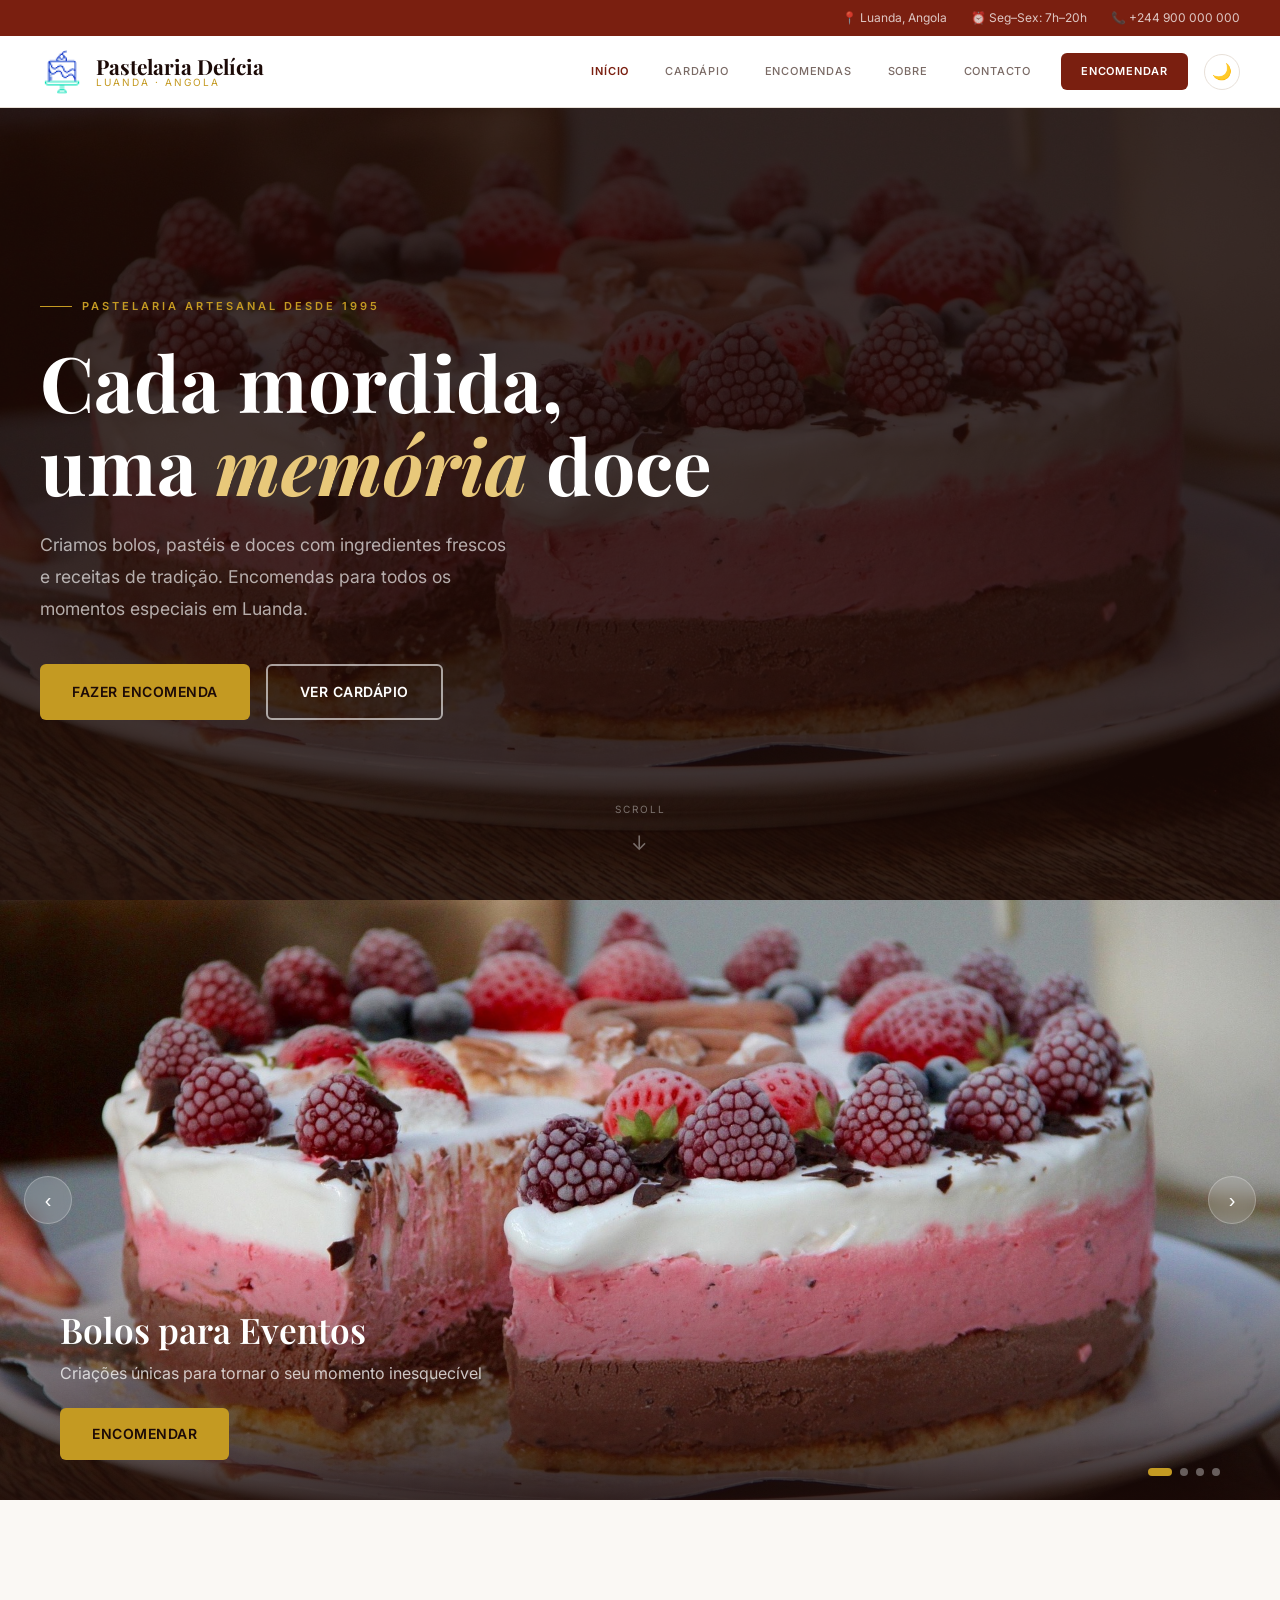
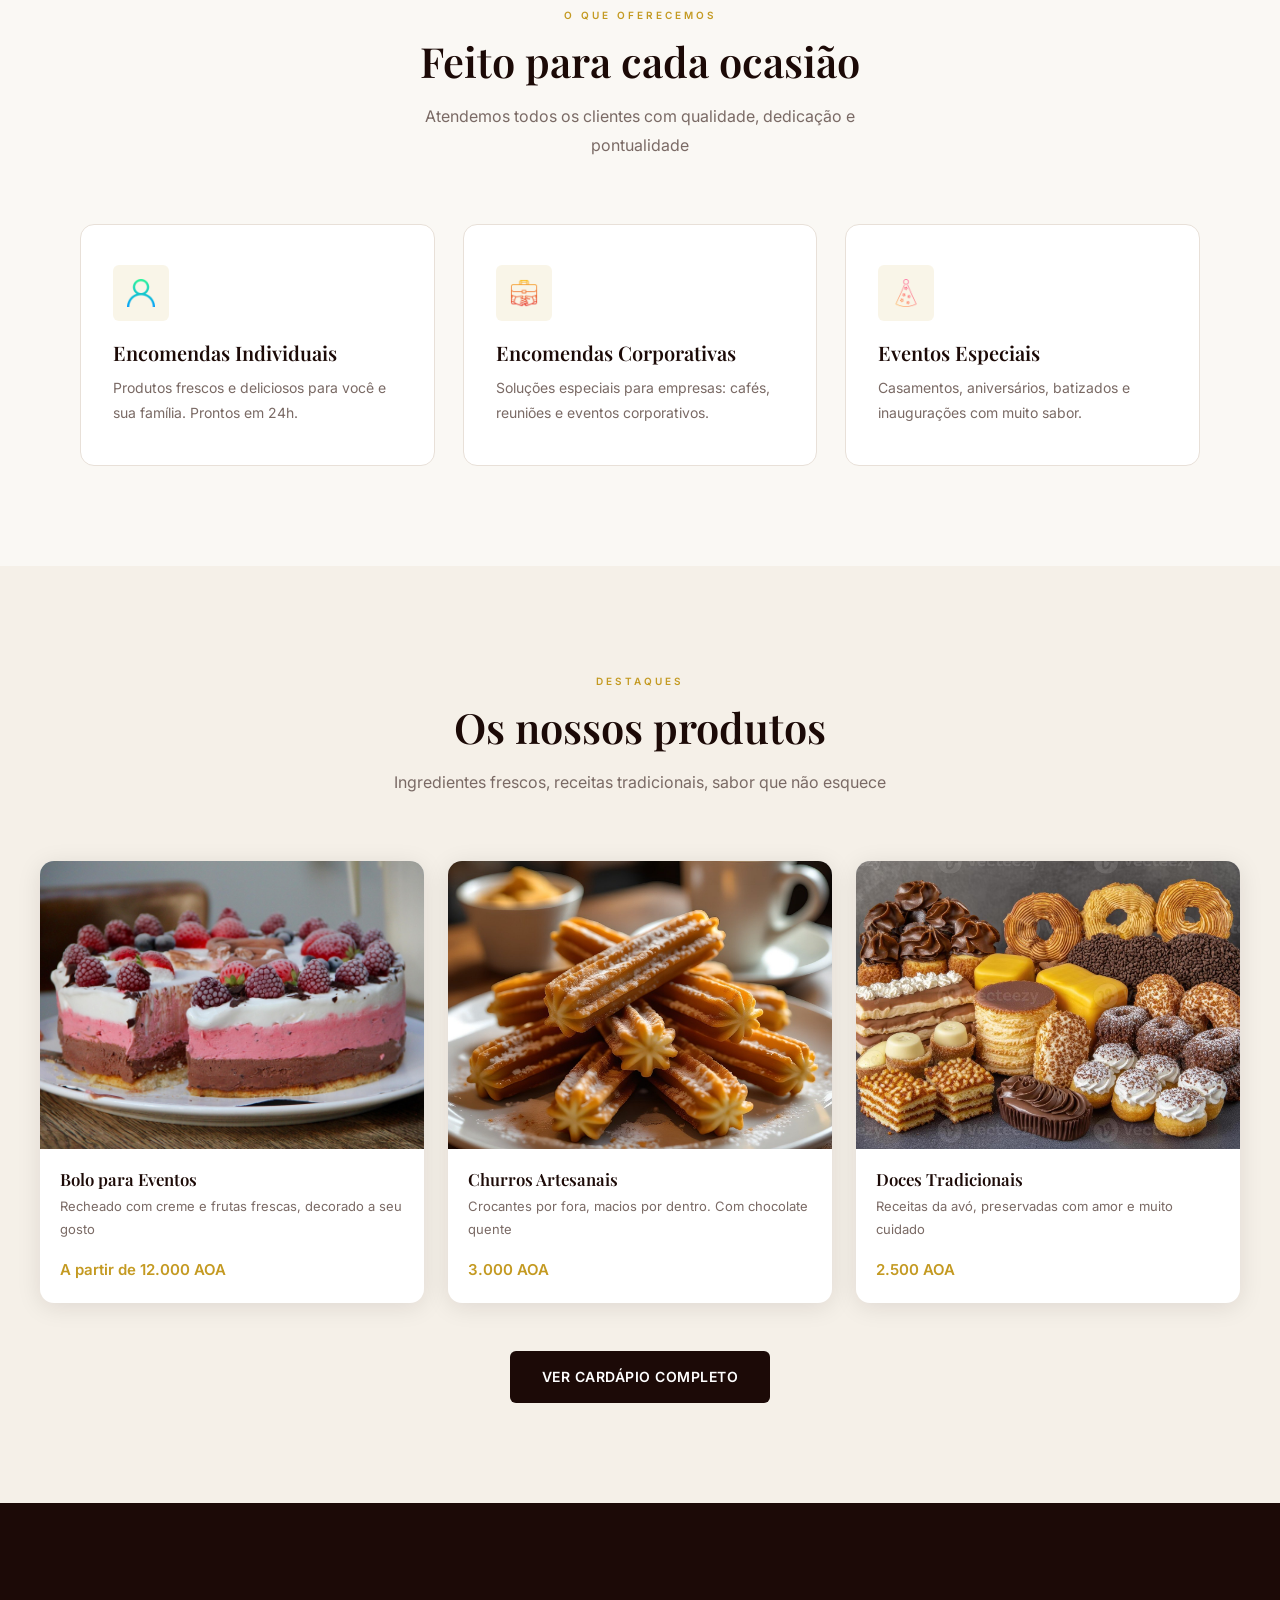
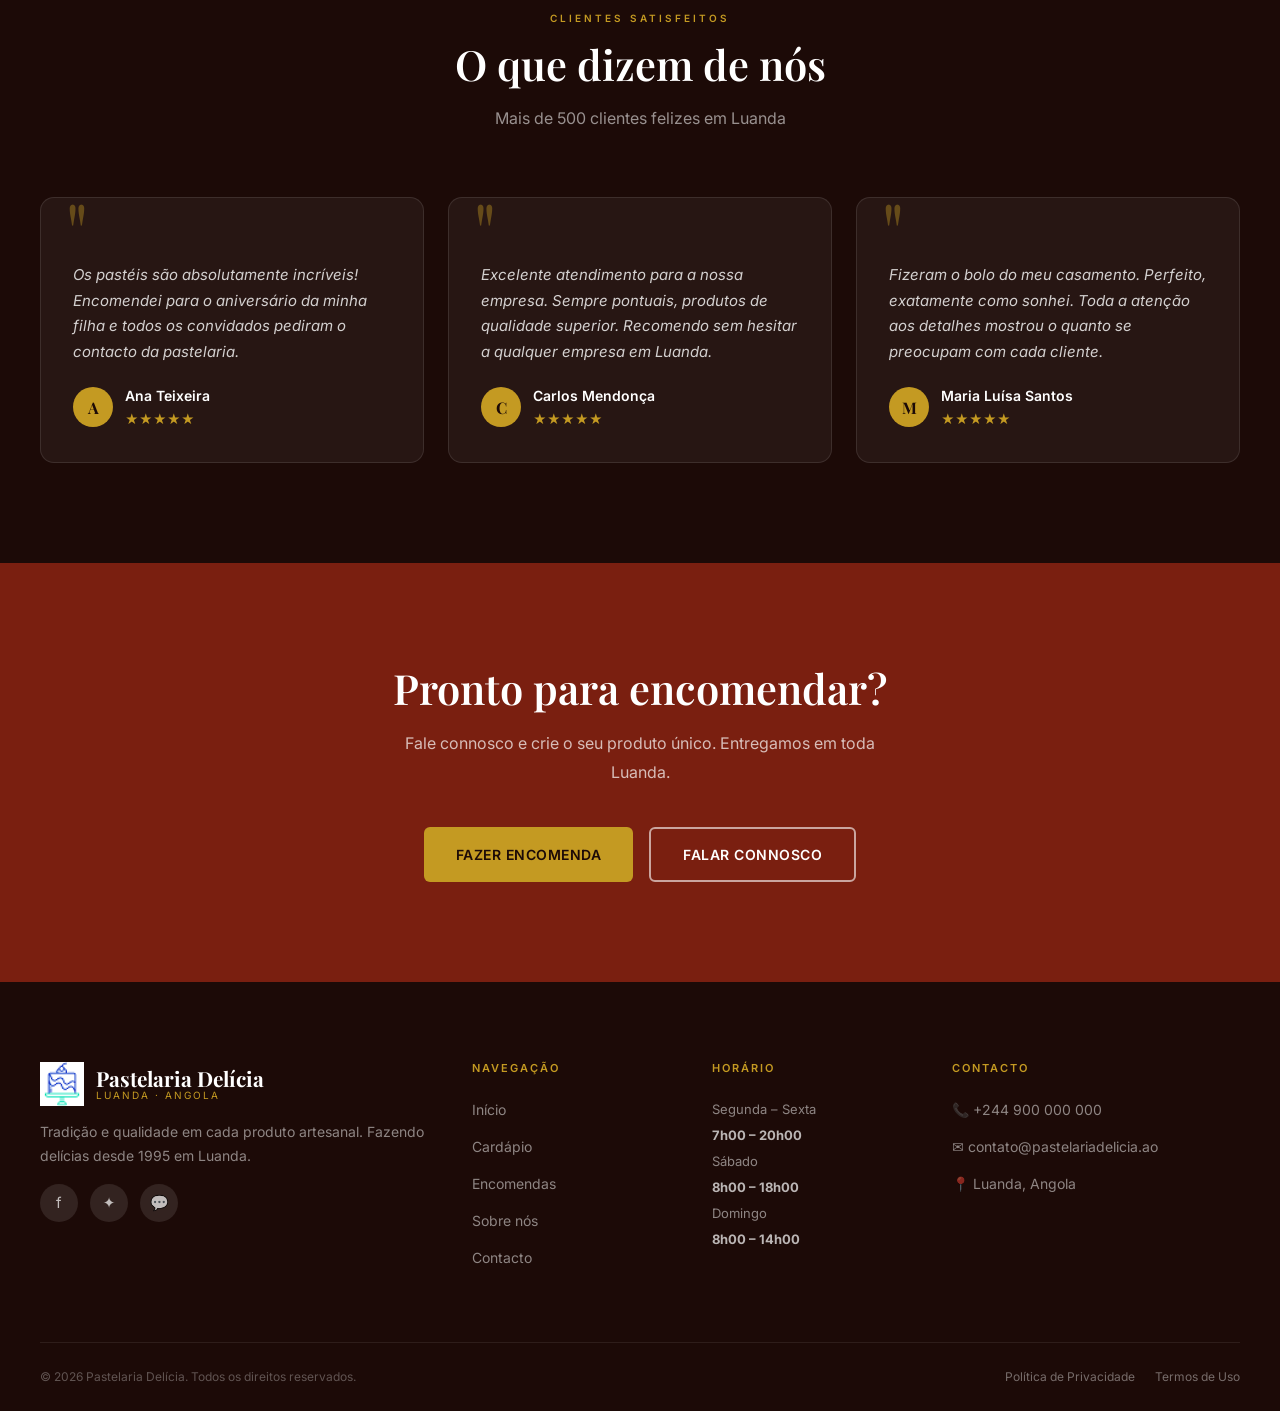
<file: index.html>
<!DOCTYPE html>
<html lang="pt">
<head>
  <meta charset="UTF-8">
  <meta name="viewport" content="width=device-width, initial-scale=1.0">
  <!-- Google tag (gtag.js) -->
<script async src="https://www.googletagmanager.com/gtag/js?id=G-WQP47EYRE0"></script>
<script>
  window.dataLayer = window.dataLayer || [];
  function gtag(){dataLayer.push(arguments);}
  gtag('js', new Date());

  gtag('config', 'G-WQP47EYRE0');
</script>
  <title>Pastelaria Delícia — Sabor e Tradição em Luanda</title>
  <meta name="description" content="Pastelaria Delícia: bolos, pastéis e doces artesanais para todas as ocasiões em Luanda. Encomendas individuais, corporativas e eventos especiais.">
  <meta name="keywords" content="pastelaria, bolos, pastéis, doces, encomendas, Luanda, Angola">
  <script async src="https://www.googletagmanager.com/gtag/js?id=G-XXXXXXXXXX"></script>
  <script src="JS/analytics.js"></script>
  <link rel="stylesheet" href="CSS/global.css">
</head>
<body>

<!-- HEADER -->
<header id="site-header">
  <div id="header-top">
    <span>📍 Luanda, Angola</span>
    <span>⏰ Seg–Sex: 7h–20h</span>
    <a href="tel:+244935320901">📞 +244 900 000 000</a>
  </div>
  <div id="header-main">
    <a href="index.html" class="logo-wrap">
      <img src="icons/bolo2.png" alt="Logo Pastelaria Delícia">
      <div class="logo-nome">Pastelaria Delícia <small>Luanda · Angola</small></div>
    </a>
    <button id="hamburger" aria-label="Abrir menu" aria-expanded="false">&#9776;</button>
    <nav id="nav-links">
      <a href="index.html" class="nav-ativo">Início</a>
      <a href="HTML/cardapio.html">Cardápio</a>
      <a href="HTML/encomendas.html">Encomendas</a>
      <a href="HTML/sobre.html">Sobre</a>
      <a href="HTML/contacto.html">Contacto</a>
      <a href="HTML/encomendas.html" class="nav-cta">Encomendar</a>
      <button id="dark-toggle" title="Modo escuro">🌙</button>
    </nav>
  </div>
</header>

<!-- HERO -->
<section class="hero">
  <div class="hero-conteudo">
    <div class="hero-eyebrow">Pastelaria Artesanal desde 1995</div>
    <h1>Cada mordida,<br>uma <em>memória</em> doce</h1>
    <p class="hero-desc">Criamos bolos, pastéis e doces com ingredientes frescos e receitas de tradição. Encomendas para todos os momentos especiais em Luanda.</p>
    <div class="hero-acoes">
      <a href="HTML/encomendas.html" class="btn btn-primary">Fazer Encomenda</a>
      <a href="HTML/cardapio.html" class="btn btn-outline">Ver Cardápio</a>
    </div>
  </div>
  <div class="hero-scroll">Scroll</div>
</section>

<!-- CARROSSEL -->
<div id="carrossel">
  <div class="slide slide-ativo">
    <img src="Midia/boloArco.jpg" alt="Bolos para Eventos">
    <div class="slide-overlay">
      <h2>Bolos para Eventos</h2>
      <p>Criações únicas para tornar o seu momento inesquecível</p>
      <a href="HTML/encomendas.html" class="btn btn-primary">Encomendar</a>
    </div>
  </div>
  <div class="slide">
    <img src="Midia/churros.png" alt="Churros Artesanais">
    <div class="slide-overlay">
      <h2>Churros Artesanais</h2>
      <p>Frescos e crocantes, feitos na hora com chocolate quente</p>
      <a href="HTML/cardapio.html" class="btn btn-primary">Ver Cardápio</a>
    </div>
  </div>
  <div class="slide">
    <img src="Midia/doces.jpeg" alt="Doces Tradicionais">
    <div class="slide-overlay">
      <h2>Doces Tradicionais</h2>
      <p>Receitas com sabor de tradição e muito carinho</p>
      <a href="HTML/cardapio.html" class="btn btn-primary">Ver Cardápio</a>
    </div>
  </div>
  <div class="slide">
    <img src="Midia/bolo.jpg" alt="Bolos Festivos">
    <div class="slide-overlay">
      <h2>Bolos Festivos</h2>
      <p>Para aniversários, casamentos e celebrações especiais</p>
      <a href="HTML/encomendas.html" class="btn btn-primary">Encomendar</a>
    </div>
  </div>
  <div class="slide-controles">
    <button id="slide-anterior" aria-label="Anterior">&#8249;</button>
    <button id="slide-proximo" aria-label="Próximo">&#8250;</button>
  </div>
  <div class="pontos">
    <span class="ponto"></span><span class="ponto"></span>
    <span class="ponto"></span><span class="ponto"></span>
  </div>
</div>

<!-- SERVIÇOS -->
<section style="padding: 100px 40px; max-width: 1200px; margin: 0 auto;">
  <div class="secao-header">
    <span class="eyebrow">O que oferecemos</span>
    <h2>Feito para cada ocasião</h2>
    <p>Atendemos todos os clientes com qualidade, dedicação e pontualidade</p>
  </div>
  <div class="grid-3">
    <div class="card-servico">
      <div class="card-servico-icone"><img src="icons/pessoa.png" alt="Individual"></div>
      <h3>Encomendas Individuais</h3>
      <p>Produtos frescos e deliciosos para você e sua família. Prontos em 24h.</p>
    </div>
    <div class="card-servico">
      <div class="card-servico-icone"><img src="icons/aperto-de-mao.png" alt="Corporativo"></div>
      <h3>Encomendas Corporativas</h3>
      <p>Soluções especiais para empresas: cafés, reuniões e eventos corporativos.</p>
    </div>
    <div class="card-servico">
      <div class="card-servico-icone"><img src="icons/capeu.png" alt="Eventos"></div>
      <h3>Eventos Especiais</h3>
      <p>Casamentos, aniversários, batizados e inaugurações com muito sabor.</p>
    </div>
  </div>
</section>

<!-- PRODUTOS EM DESTAQUE -->
<div style="background: #F5F0E8; padding: 100px 40px;">
  <div style="max-width: 1200px; margin: 0 auto;">
    <div class="secao-header">
      <span class="eyebrow">Destaques</span>
      <h2>Os nossos produtos</h2>
      <p>Ingredientes frescos, receitas tradicionais, sabor que não esquece</p>
    </div>
    <div class="grid-produtos">
      <div class="card-produto">
        <div class="card-produto-img"><img src="Midia/boloArco.jpg" alt="Bolo de Eventos"></div>
        <div class="card-produto-info">
          <h3>Bolo para Eventos</h3>
          <p>Recheado com creme e frutas frescas, decorado a seu gosto</p>
          <span class="card-produto-preco">A partir de 12.000 AOA</span>
        </div>
      </div>
      <div class="card-produto">
        <div class="card-produto-img"><img src="Midia/churros.png" alt="Churros"></div>
        <div class="card-produto-info">
          <h3>Churros Artesanais</h3>
          <p>Crocantes por fora, macios por dentro. Com chocolate quente</p>
          <span class="card-produto-preco">3.000 AOA</span>
        </div>
      </div>
      <div class="card-produto">
        <div class="card-produto-img"><img src="Midia/doces.jpeg" alt="Doces"></div>
        <div class="card-produto-info">
          <h3>Doces Tradicionais</h3>
          <p>Receitas da avó, preservadas com amor e muito cuidado</p>
          <span class="card-produto-preco">2.500 AOA</span>
        </div>
      </div>
    </div>
    <div style="text-align:center; margin-top: 48px;">
      <a href="HTML/cardapio.html" class="btn btn-dark">Ver Cardápio Completo</a>
    </div>
  </div>
</div>

<!-- TESTEMUNHOS -->
<section style="background: var(--espresso); padding: 100px 40px;">
  <div style="max-width: 1200px; margin: 0 auto;">
    <div class="secao-header">
      <span class="eyebrow" style="color: var(--ouro);">Clientes satisfeitos</span>
      <h2 style="color: white;">O que dizem de nós</h2>
      <p style="color: rgba(255,255,255,0.55);">Mais de 500 clientes felizes em Luanda</p>
    </div>
    <div class="grid-testemunhos">
      <div class="card-testemunho">
        <p>Os pastéis são absolutamente incríveis! Encomendei para o aniversário da minha filha e todos os convidados pediram o contacto da pastelaria.</p>
        <div class="card-testemunho-autor">
          <div class="card-testemunho-avatar">A</div>
          <div>
            <div class="card-testemunho-nome">Ana Teixeira</div>
            <div class="card-testemunho-stars">★★★★★</div>
          </div>
        </div>
      </div>
      <div class="card-testemunho">
        <p>Excelente atendimento para a nossa empresa. Sempre pontuais, produtos de qualidade superior. Recomendo sem hesitar a qualquer empresa em Luanda.</p>
        <div class="card-testemunho-autor">
          <div class="card-testemunho-avatar">C</div>
          <div>
            <div class="card-testemunho-nome">Carlos Mendonça</div>
            <div class="card-testemunho-stars">★★★★★</div>
          </div>
        </div>
      </div>
      <div class="card-testemunho">
        <p>Fizeram o bolo do meu casamento. Perfeito, exatamente como sonhei. Toda a atenção aos detalhes mostrou o quanto se preocupam com cada cliente.</p>
        <div class="card-testemunho-autor">
          <div class="card-testemunho-avatar">M</div>
          <div>
            <div class="card-testemunho-nome">Maria Luísa Santos</div>
            <div class="card-testemunho-stars">★★★★★</div>
          </div>
        </div>
      </div>
    </div>
  </div>
</section>

<!-- CTA BANNER -->
<div class="banner-cta">
  <h2>Pronto para encomendar?</h2>
  <p>Fale connosco e crie o seu produto único. Entregamos em toda Luanda.</p>
  <div class="banner-cta-acoes">
    <a href="HTML/encomendas.html" class="btn btn-primary">Fazer Encomenda</a>
    <a href="HTML/contacto.html" class="btn btn-outline">Falar Connosco</a>
  </div>
</div>

<!-- FOOTER -->
<footer>
  <div class="footer-grid">
    <div class="footer-logo-area">
      <div class="logo-wrap" style="pointer-events:none;">
        <img src="icons/bolo2.png" alt="Logo" style="height:44px;">
        <div class="logo-nome">Pastelaria Delícia<small>Luanda · Angola</small></div>
      </div>
      <p>Tradição e qualidade em cada produto artesanal. Fazendo delícias desde 1995 em Luanda.</p>
      <div class="redes-sociais">
        <a href="https://web.facebook.com/" target="_blank" rel="noopener" aria-label="Facebook">f</a>
        <a href="https://www.instagram.com/" target="_blank" rel="noopener" aria-label="Instagram">✦</a>
        <a href="https://wa.me/244935320901" target="_blank" rel="noopener" aria-label="WhatsApp">💬</a>
      </div>
    </div>
    <div class="footer-col">
      <h4>Navegação</h4>
      <ul>
        <li><a href="index.html">Início</a></li>
        <li><a href="HTML/cardapio.html">Cardápio</a></li>
        <li><a href="HTML/encomendas.html">Encomendas</a></li>
        <li><a href="HTML/sobre.html">Sobre nós</a></li>
        <li><a href="HTML/contacto.html">Contacto</a></li>
      </ul>
    </div>
    <div class="footer-col footer-horario">
      <h4>Horário</h4>
      <p>Segunda – Sexta<br><strong style="color:rgba(255,255,255,0.7)">7h00 – 20h00</strong></p>
      <p>Sábado<br><strong style="color:rgba(255,255,255,0.7)">8h00 – 18h00</strong></p>
      <p>Domingo<br><strong style="color:rgba(255,255,255,0.7)">8h00 – 14h00</strong></p>
    </div>
    <div class="footer-col">
      <h4>Contacto</h4>
      <ul>
        <li><a href="tel:+244935320901">📞 +244 900 000 000</a></li>
        <li><a href="mailto:contato@pastelariadelicia.ao">✉ contato@pastelariadelicia.ao</a></li>
        <li><a href="HTML/contacto.html">📍 Luanda, Angola</a></li>
      </ul>
    </div>
  </div>
  <div class="footer-bottom">
    <span>&copy; 2026 Pastelaria Delícia. Todos os direitos reservados.</span>
    <div class="footer-bottom-links">
      <a href="HTML/privacidade.html">Política de Privacidade</a>
      <a href="HTML/termos.html">Termos de Uso</a>
    </div>
  </div>
</footer>

<button id="btn-topo" aria-label="Voltar ao topo">↑</button>
<script src="JS/main.js"></script>
</body>
</html>
</file>
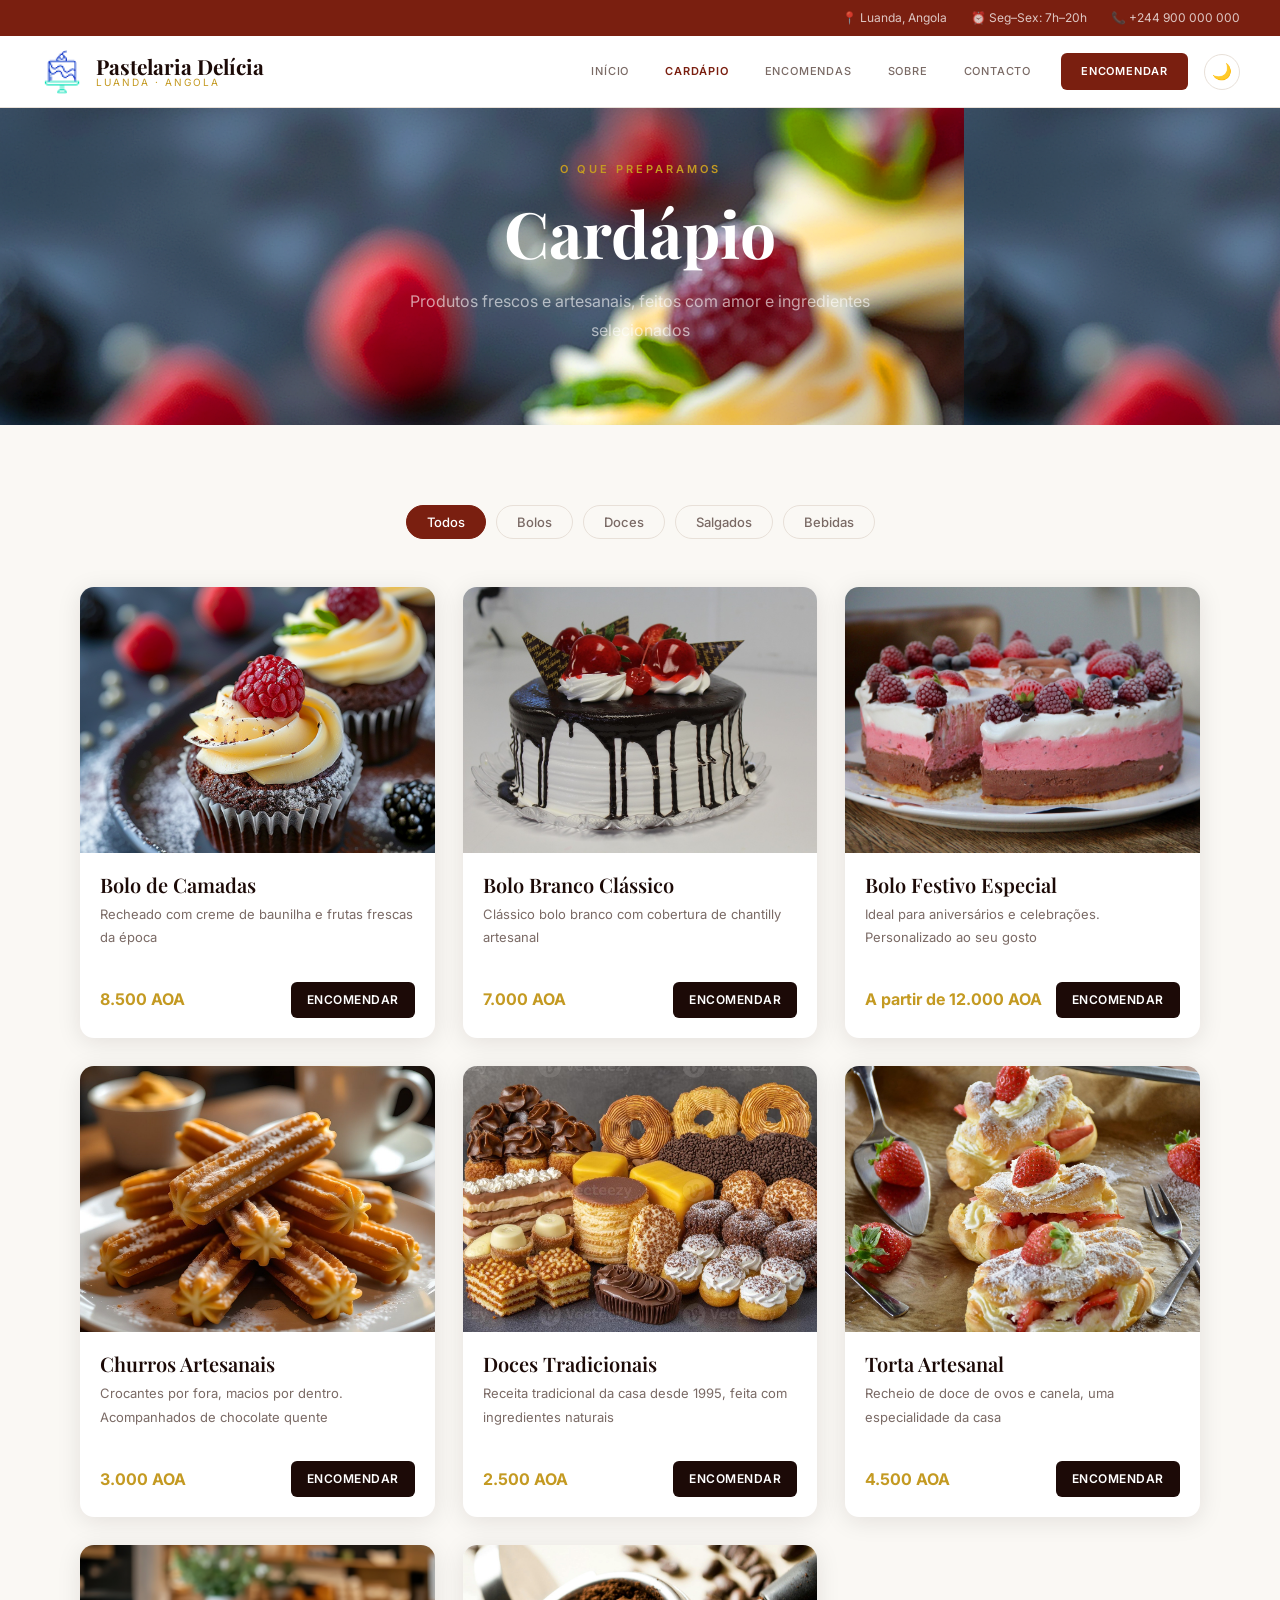
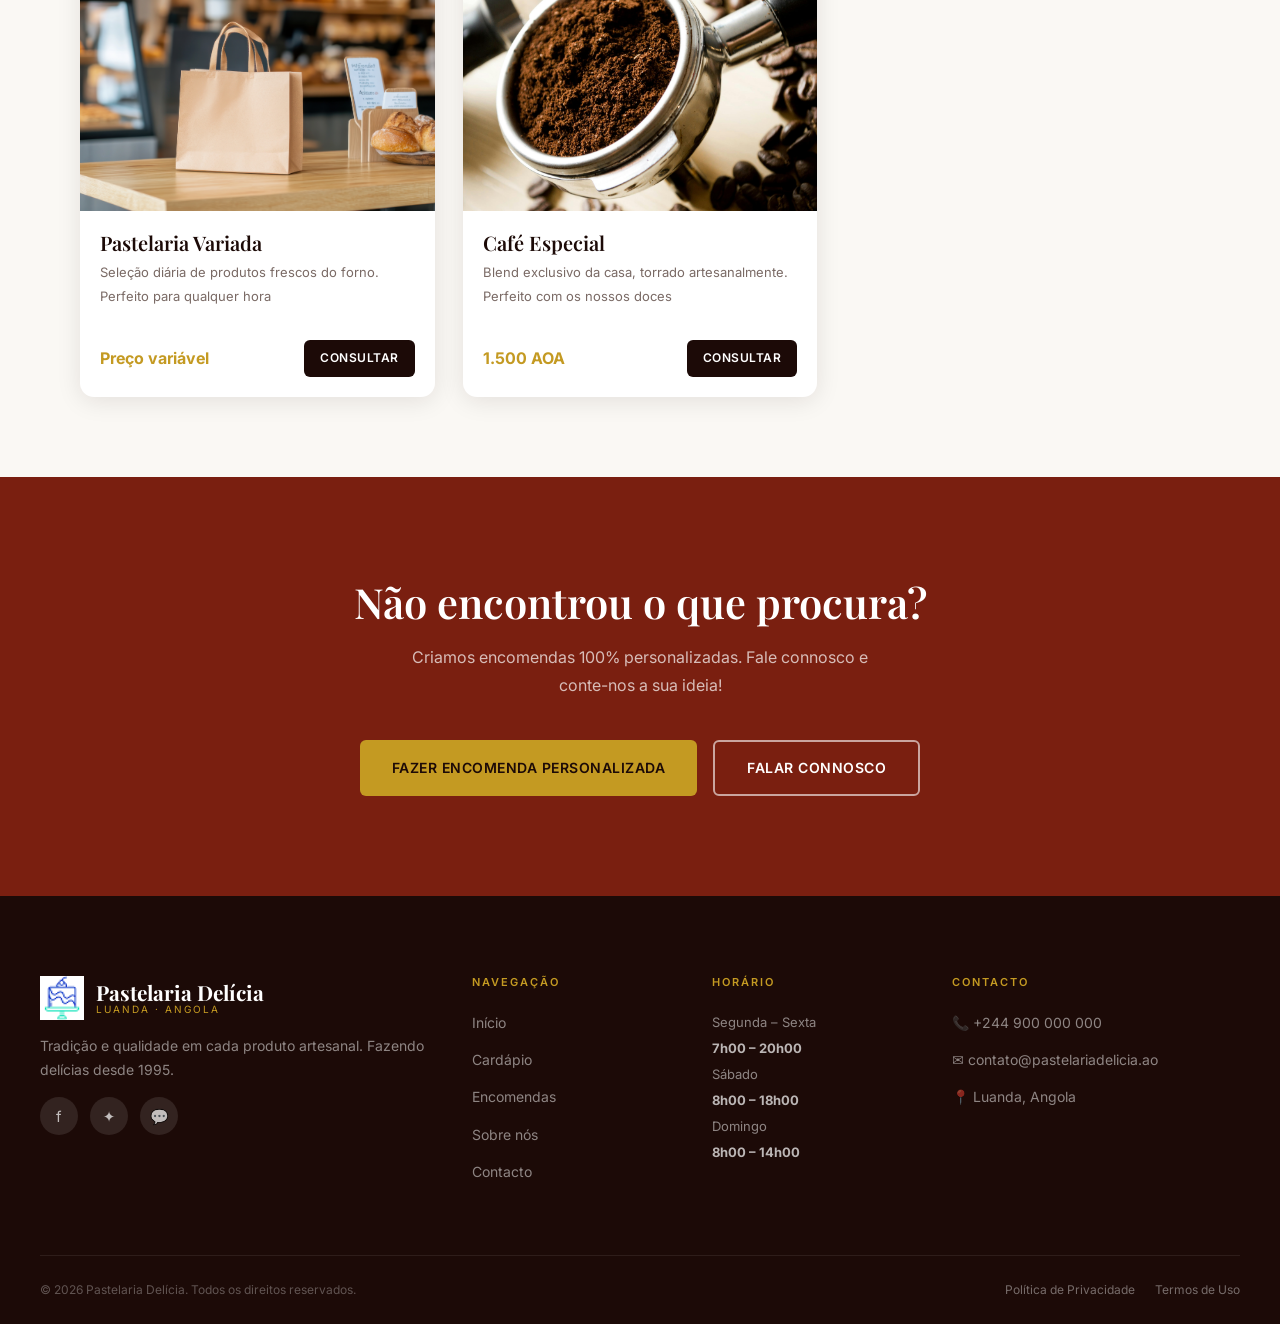
<file: HTML/cardapio.html>
<!DOCTYPE html>
<html lang="pt">
<head>
  <meta charset="UTF-8">
  <meta name="viewport" content="width=device-width, initial-scale=1.0">
  <!-- Google tag (gtag.js) -->
<script async src="https://www.googletagmanager.com/gtag/js?id=G-WQP47EYRE0"></script>
<script>
  window.dataLayer = window.dataLayer || [];
  function gtag(){dataLayer.push(arguments);}
  gtag('js', new Date());

  gtag('config', 'G-WQP47EYRE0');
</script>
  <title>Cardápio — Pastelaria Delícia</title>
  <meta name="description" content="Conheça o cardápio completo da Pastelaria Delícia: bolos, pastéis, doces e salgados artesanais em Luanda.">
  <script async src="https://www.googletagmanager.com/gtag/js?id=G-XXXXXXXXXX"></script>
  <script src="../JS/analytics.js"></script>
  <link rel="stylesheet" href="../CSS/global.css">
</head>
<body>

<header id="site-header">
  <div id="header-top">
    <span>📍 Luanda, Angola</span>
    <span>⏰ Seg–Sex: 7h–20h</span>
    <a href="tel:+244935320901">📞 +244 900 000 000</a>
  </div>
  <div id="header-main">
    <a href="../index.html" class="logo-wrap">
      <img src="../icons/bolo2.png" alt="Logo">
      <div class="logo-nome">Pastelaria Delícia <small>Luanda · Angola</small></div>
    </a>
    <button id="hamburger" aria-label="Abrir menu" aria-expanded="false">&#9776;</button>
    <nav id="nav-links">
      <a href="../index.html">Início</a>
      <a href="cardapio.html" class="nav-ativo">Cardápio</a>
      <a href="encomendas.html">Encomendas</a>
      <a href="sobre.html">Sobre</a>
      <a href="contacto.html">Contacto</a>
      <a href="encomendas.html" class="nav-cta">Encomendar</a>
      <button id="dark-toggle" title="Modo escuro">🌙</button>
    </nav>
  </div>
</header>

<!-- HERO INTERNO -->
<div class="hero-interno" style="background-image: url('../Midia/cake.png');">
  <span class="eyebrow">O que preparamos</span>
  <h1>Cardápio</h1>
  <p>Produtos frescos e artesanais, feitos com amor e ingredientes selecionados</p>
</div>

<div style="max-width: 1200px; margin: 0 auto; padding: 80px 40px;">
  <!-- Filtros -->
  <div class="filtros">
    <button class="filtro-btn ativo" data-cat="todos">Todos</button>
    <button class="filtro-btn" data-cat="bolos">Bolos</button>
    <button class="filtro-btn" data-cat="doces">Doces</button>
    <button class="filtro-btn" data-cat="salgados">Salgados</button>
    <button class="filtro-btn" data-cat="bebidas">Bebidas</button>
  </div>

  <!-- Grid Cardápio -->
  <div class="grid-cardapio" id="grid-cardapio">
    <div class="card-cardapio" data-cat="bolos">
      <img src="../Midia/cake.png" alt="Bolo de Camadas">
      <div class="card-cardapio-info">
        <h3>Bolo de Camadas</h3>
        <p>Recheado com creme de baunilha e frutas frescas da época</p>
      </div>
      <div class="card-cardapio-footer">
        <span class="preco">8.500 AOA</span>
        <a href="encomendas.html" class="btn btn-dark" style="padding: 8px 16px; font-size: 12px;">Encomendar</a>
      </div>
    </div>
    <div class="card-cardapio" data-cat="bolos">
      <img src="../Midia/boloBranco.jpg" alt="Bolo Branco">
      <div class="card-cardapio-info">
        <h3>Bolo Branco Clássico</h3>
        <p>Clássico bolo branco com cobertura de chantilly artesanal</p>
      </div>
      <div class="card-cardapio-footer">
        <span class="preco">7.000 AOA</span>
        <a href="encomendas.html" class="btn btn-dark" style="padding: 8px 16px; font-size: 12px;">Encomendar</a>
      </div>
    </div>
    <div class="card-cardapio" data-cat="bolos">
      <img src="../Midia/boloArco.jpg" alt="Bolo Festivo">
      <div class="card-cardapio-info">
        <h3>Bolo Festivo Especial</h3>
        <p>Ideal para aniversários e celebrações. Personalizado ao seu gosto</p>
      </div>
      <div class="card-cardapio-footer">
        <span class="preco">A partir de 12.000 AOA</span>
        <a href="encomendas.html" class="btn btn-dark" style="padding: 8px 16px; font-size: 12px;">Encomendar</a>
      </div>
    </div>
    <div class="card-cardapio" data-cat="doces">
      <img src="../Midia/churros.png" alt="Churros">
      <div class="card-cardapio-info">
        <h3>Churros Artesanais</h3>
        <p>Crocantes por fora, macios por dentro. Acompanhados de chocolate quente</p>
      </div>
      <div class="card-cardapio-footer">
        <span class="preco">3.000 AOA</span>
        <a href="encomendas.html" class="btn btn-dark" style="padding: 8px 16px; font-size: 12px;">Encomendar</a>
      </div>
    </div>
    <div class="card-cardapio" data-cat="doces">
      <img src="../Midia/doces.jpeg" alt="Doces Tradicionais">
      <div class="card-cardapio-info">
        <h3>Doces Tradicionais</h3>
        <p>Receita tradicional da casa desde 1995, feita com ingredientes naturais</p>
      </div>
      <div class="card-cardapio-footer">
        <span class="preco">2.500 AOA</span>
        <a href="encomendas.html" class="btn btn-dark" style="padding: 8px 16px; font-size: 12px;">Encomendar</a>
      </div>
    </div>
    <div class="card-cardapio" data-cat="doces">
      <img src="../Midia/torta.jpg" alt="Torta Artesanal">
      <div class="card-cardapio-info">
        <h3>Torta Artesanal</h3>
        <p>Recheio de doce de ovos e canela, uma especialidade da casa</p>
      </div>
      <div class="card-cardapio-footer">
        <span class="preco">4.500 AOA</span>
        <a href="encomendas.html" class="btn btn-dark" style="padding: 8px 16px; font-size: 12px;">Encomendar</a>
      </div>
    </div>
    <div class="card-cardapio" data-cat="salgados">
      <img src="../Midia/vecteezy_bakery-counter-with-brown-paper-bag-and-pastries_70068278.jpg" alt="Pastelaria Variada">
      <div class="card-cardapio-info">
        <h3>Pastelaria Variada</h3>
        <p>Seleção diária de produtos frescos do forno. Perfeito para qualquer hora</p>
      </div>
      <div class="card-cardapio-footer">
        <span class="preco">Preço variável</span>
        <a href="contacto.html" class="btn btn-dark" style="padding: 8px 16px; font-size: 12px;">Consultar</a>
      </div>
    </div>
    <div class="card-cardapio" data-cat="bebidas">
      <img src="../Midia/cafe.jpg" alt="Café Especial">
      <div class="card-cardapio-info">
        <h3>Café Especial</h3>
        <p>Blend exclusivo da casa, torrado artesanalmente. Perfeito com os nossos doces</p>
      </div>
      <div class="card-cardapio-footer">
        <span class="preco">1.500 AOA</span>
        <a href="contacto.html" class="btn btn-dark" style="padding: 8px 16px; font-size: 12px;">Consultar</a>
      </div>
    </div>
  </div>
</div>

<!-- CTA -->
<div class="banner-cta">
  <h2>Não encontrou o que procura?</h2>
  <p>Criamos encomendas 100% personalizadas. Fale connosco e conte-nos a sua ideia!</p>
  <div class="banner-cta-acoes">
    <a href="encomendas.html" class="btn btn-primary">Fazer Encomenda Personalizada</a>
    <a href="contacto.html" class="btn btn-outline">Falar Connosco</a>
  </div>
</div>

<footer>
  <div class="footer-grid">
    <div class="footer-logo-area">
      <div class="logo-wrap" style="pointer-events:none;">
        <img src="../icons/bolo2.png" alt="Logo" style="height:44px;">
        <div class="logo-nome">Pastelaria Delícia<small>Luanda · Angola</small></div>
      </div>
      <p>Tradição e qualidade em cada produto artesanal. Fazendo delícias desde 1995.</p>
      <div class="redes-sociais">
        <a href="https://web.facebook.com/" target="_blank" rel="noopener" aria-label="Facebook">f</a>
        <a href="https://www.instagram.com/" target="_blank" rel="noopener" aria-label="Instagram">✦</a>
        <a href="https://wa.me/244935320901" target="_blank" rel="noopener" aria-label="WhatsApp">💬</a>
      </div>
    </div>
    <div class="footer-col">
      <h4>Navegação</h4>
      <ul>
        <li><a href="../index.html">Início</a></li>
        <li><a href="cardapio.html">Cardápio</a></li>
        <li><a href="encomendas.html">Encomendas</a></li>
        <li><a href="sobre.html">Sobre nós</a></li>
        <li><a href="contacto.html">Contacto</a></li>
      </ul>
    </div>
    <div class="footer-col footer-horario">
      <h4>Horário</h4>
      <p>Segunda – Sexta<br><strong style="color:rgba(255,255,255,0.7)">7h00 – 20h00</strong></p>
      <p>Sábado<br><strong style="color:rgba(255,255,255,0.7)">8h00 – 18h00</strong></p>
      <p>Domingo<br><strong style="color:rgba(255,255,255,0.7)">8h00 – 14h00</strong></p>
    </div>
    <div class="footer-col">
      <h4>Contacto</h4>
      <ul>
        <li><a href="tel:+244935320901">📞 +244 900 000 000</a></li>
        <li><a href="mailto:contato@pastelariadelicia.ao">✉ contato@pastelariadelicia.ao</a></li>
        <li><a href="contacto.html">📍 Luanda, Angola</a></li>
      </ul>
    </div>
  </div>
  <div class="footer-bottom">
    <span>&copy; 2026 Pastelaria Delícia. Todos os direitos reservados.</span>
    <div class="footer-bottom-links">
      <a href="privacidade.html">Política de Privacidade</a>
      <a href="termos.html">Termos de Uso</a>
    </div>
  </div>
</footer>

<button id="btn-topo" aria-label="Voltar ao topo">↑</button>
<script src="../JS/main.js"></script>
<script src="../JS/cardapio.js"></script>
</body>
</html>
</file>
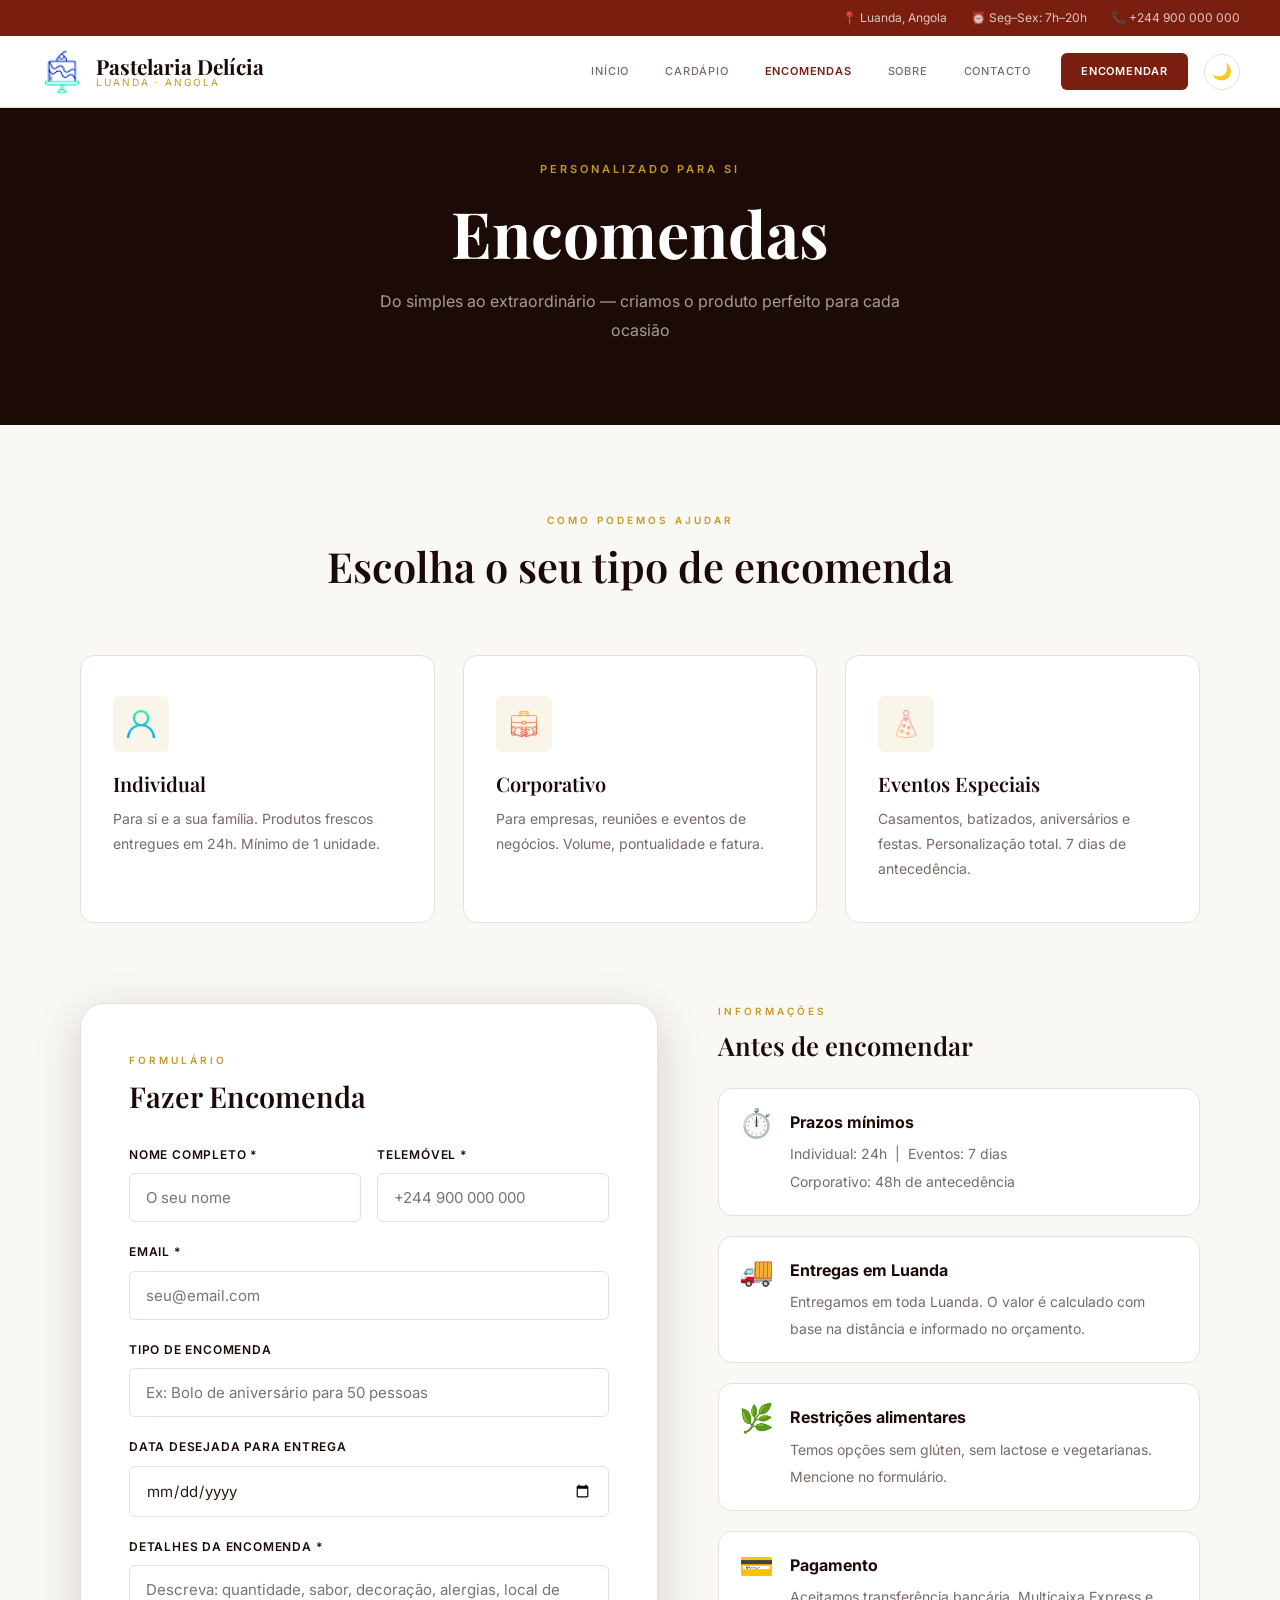
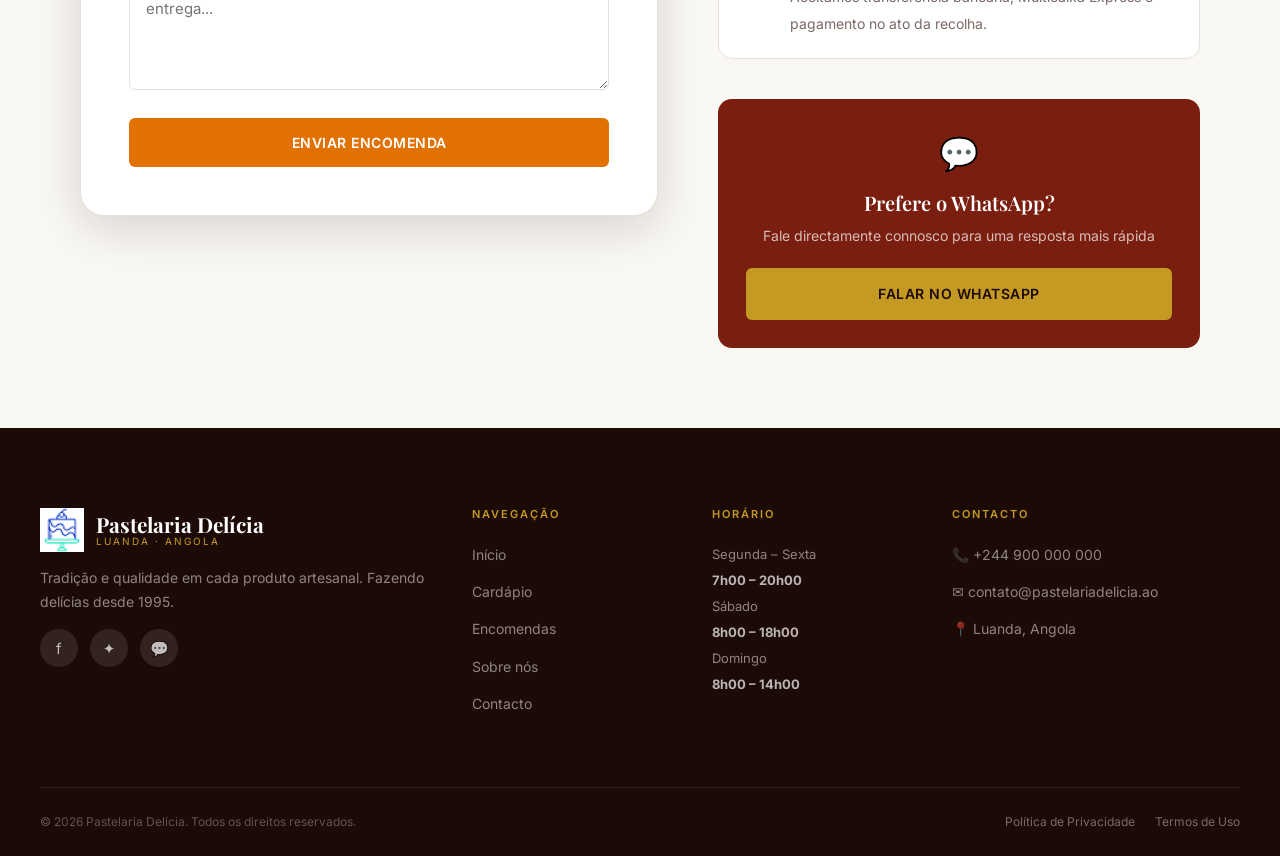
<file: HTML/encomendas.html>
<!DOCTYPE html>
<html lang="pt">
<head>
  <meta charset="UTF-8">
  <meta name="viewport" content="width=device-width, initial-scale=1.0">
  <!-- Google tag (gtag.js) -->
<script async src="https://www.googletagmanager.com/gtag/js?id=G-WQP47EYRE0"></script>
<script>
  window.dataLayer = window.dataLayer || [];
  function gtag(){dataLayer.push(arguments);}
  gtag('js', new Date());

  gtag('config', 'G-WQP47EYRE0');
</script>
  <title>Encomendas — Pastelaria Delícia</title>
  <meta name="description" content="Faça a sua encomenda na Pastelaria Delícia. Bolos, pastéis e doces personalizados para eventos, empresas e ocasiões especiais em Luanda.">
  <script async src="https://www.googletagmanager.com/gtag/js?id=G-XXXXXXXXXX"></script>
  <script src="../JS/analytics.js"></script>
  <link rel="stylesheet" href="../CSS/global.css">
  <link rel="stylesheet" href="../CSS/encomendas.css">
</head>
<body>

<header id="site-header">
  <div id="header-top">
    <span>📍 Luanda, Angola</span>
    <span>⏰ Seg–Sex: 7h–20h</span>
    <a href="tel:+244935320901">📞 +244 900 000 000</a>
  </div>
  <div id="header-main">
    <a href="../index.html" class="logo-wrap">
      <img src="../icons/bolo2.png" alt="Logo">
      <div class="logo-nome">Pastelaria Delícia <small>Luanda · Angola</small></div>
    </a>
    <button id="hamburger" aria-label="Abrir menu" aria-expanded="false">&#9776;</button>
    <nav id="nav-links">
      <a href="../index.html">Início</a>
      <a href="cardapio.html">Cardápio</a>
      <a href="encomendas.html" class="nav-ativo">Encomendas</a>
      <a href="sobre.html">Sobre</a>
      <a href="contacto.html">Contacto</a>
      <a href="encomendas.html" class="nav-cta">Encomendar</a>
      <button id="dark-toggle" title="Modo escuro">🌙</button>
    </nav>
  </div>
</header>

<!-- HERO INTERNO -->
<div class="hero-interno">
  <span class="eyebrow">Personalizado para si</span>
  <h1>Encomendas</h1>
  <p>Do simples ao extraordinário — criamos o produto perfeito para cada ocasião</p>
</div>

<div style="max-width: 1200px; margin: 0 auto; padding: 80px 40px;">

  <!-- Tipos de serviço -->
  <div class="secao-header">
    <span class="eyebrow">Como podemos ajudar</span>
    <h2>Escolha o seu tipo de encomenda</h2>
  </div>
  <div class="grid-3" style="margin-bottom: 80px;">
    <div class="card-servico">
      <div class="card-servico-icone"><img src="../icons/pessoa.png" alt="Individual"></div>
      <h3>Individual</h3>
      <p>Para si e a sua família. Produtos frescos entregues em 24h. Mínimo de 1 unidade.</p>
    </div>
    <div class="card-servico">
      <div class="card-servico-icone"><img src="../icons/aperto-de-mao.png" alt="Corporativo"></div>
      <h3>Corporativo</h3>
      <p>Para empresas, reuniões e eventos de negócios. Volume, pontualidade e fatura.</p>
    </div>
    <div class="card-servico">
      <div class="card-servico-icone"><img src="../icons/capeu.png" alt="Eventos"></div>
      <h3>Eventos Especiais</h3>
      <p>Casamentos, batizados, aniversários e festas. Personalização total. 7 dias de antecedência.</p>
    </div>
  </div>

  <!-- Formulário + Info lado a lado -->
  <div style="display: grid; grid-template-columns: 1.2fr 1fr; gap: 60px; align-items: start;">

    <!-- Formulário -->
    <div style="background: var(--superficie); border-radius: var(--raio-lg); padding: 48px; box-shadow: var(--sombra-lg); border: 1px solid var(--borda);">
      <span class="eyebrow" style="color: var(--ouro); font-size:10px; font-weight:600; letter-spacing:3px; text-transform:uppercase; display:block; margin-bottom:10px;">Formulário</span>
      <h2 style="font-size: 1.8rem; margin-bottom: 32px;">Fazer Encomenda</h2>

      <form id="form-contacto" novalidate>
        <div style="display: grid; grid-template-columns: 1fr 1fr; gap: 16px;">
          <div class="form-grupo">
            <label for="campo-nome">Nome completo *</label>
            <input type="text" id="campo-nome" placeholder="O seu nome">
            <span class="msg-erro" id="erro-nome"></span>
          </div>
          <div class="form-grupo">
            <label for="campo-tel">Telemóvel *</label>
            <input type="tel" id="campo-tel" placeholder="+244 900 000 000">
            <span class="msg-erro" id="erro-tel"></span>
          </div>
        </div>

        <div class="form-grupo">
          <label for="campo-email">Email *</label>
          <input type="email" id="campo-email" placeholder="seu@email.com">
          <span class="msg-erro" id="erro-email"></span>
        </div>

        <div class="form-grupo">
          <label for="campo-assunto">Tipo de encomenda</label>
          <input type="text" id="campo-assunto" placeholder="Ex: Bolo de aniversário para 50 pessoas">
        </div>

        <div class="form-grupo">
          <label for="campo-data">Data desejada para entrega</label>
          <input type="date" id="campo-data">
        </div>

        <div class="form-grupo">
          <label for="campo-mensagem">Detalhes da encomenda *</label>
          <textarea id="campo-mensagem" rows="5" placeholder="Descreva: quantidade, sabor, decoração, alergias, local de entrega..."></textarea>
          <span class="msg-erro" id="erro-mensagem"></span>
        </div>

        <button type="submit" class="btn btn-primary" style="width: 100%; justify-content: center; padding: 16px;">
          Enviar Encomenda
        </button>
        <div id="form-sucesso">✅ Encomenda recebida com sucesso! Entraremos em contacto em breve para confirmar os detalhes.</div>
      </form>
    </div>

    <!-- Info lateral -->
    <div>
      <span class="eyebrow" style="color: var(--ouro); font-size:10px; font-weight:600; letter-spacing:3px; text-transform:uppercase; display:block; margin-bottom:10px;">Informações</span>
      <h2 style="font-size: 1.6rem; margin-bottom: 28px;">Antes de encomendar</h2>

      <div style="display: flex; flex-direction: column; gap: 20px; margin-bottom: 40px;">
        <div style="display: flex; gap: 16px; align-items: flex-start; padding: 20px; background: var(--superficie); border-radius: var(--raio); border: 1px solid var(--borda);">
          <div style="font-size: 28px; line-height:1;">⏱️</div>
          <div>
            <strong style="display:block; color: var(--espresso); margin-bottom: 4px;">Prazos mínimos</strong>
            <span style="font-size: 14px; color: var(--muted);">Individual: 24h &nbsp;|&nbsp; Eventos: 7 dias<br>Corporativo: 48h de antecedência</span>
          </div>
        </div>
        <div style="display: flex; gap: 16px; align-items: flex-start; padding: 20px; background: var(--superficie); border-radius: var(--raio); border: 1px solid var(--borda);">
          <div style="font-size: 28px; line-height:1;">🚚</div>
          <div>
            <strong style="display:block; color: var(--espresso); margin-bottom: 4px;">Entregas em Luanda</strong>
            <span style="font-size: 14px; color: var(--muted);">Entregamos em toda Luanda. O valor é calculado com base na distância e informado no orçamento.</span>
          </div>
        </div>
        <div style="display: flex; gap: 16px; align-items: flex-start; padding: 20px; background: var(--superficie); border-radius: var(--raio); border: 1px solid var(--borda);">
          <div style="font-size: 28px; line-height:1;">🌿</div>
          <div>
            <strong style="display:block; color: var(--espresso); margin-bottom: 4px;">Restrições alimentares</strong>
            <span style="font-size: 14px; color: var(--muted);">Temos opções sem glúten, sem lactose e vegetarianas. Mencione no formulário.</span>
          </div>
        </div>
        <div style="display: flex; gap: 16px; align-items: flex-start; padding: 20px; background: var(--superficie); border-radius: var(--raio); border: 1px solid var(--borda);">
          <div style="font-size: 28px; line-height:1;">💳</div>
          <div>
            <strong style="display:block; color: var(--espresso); margin-bottom: 4px;">Pagamento</strong>
            <span style="font-size: 14px; color: var(--muted);">Aceitamos transferência bancária, Multicaixa Express e pagamento no ato da recolha.</span>
          </div>
        </div>
      </div>

      <!-- WhatsApp direto -->
      <div style="background: var(--vinho); border-radius: var(--raio); padding: 28px; text-align: center;">
        <div style="font-size: 32px; margin-bottom: 10px;">💬</div>
        <h3 style="color: white; margin-bottom: 8px;">Prefere o WhatsApp?</h3>
        <p style="color: rgba(255,255,255,0.7); font-size: 14px; margin-bottom: 20px;">Fale directamente connosco para uma resposta mais rápida</p>
        <a href="https://wa.me/244935320901?text=Olá!%20Gostaria%20de%20fazer%20uma%20encomenda." target="_blank" rel="noopener" class="btn btn-primary" style="width: 100%; justify-content: center;">
          Falar no WhatsApp
        </a>
      </div>
    </div>
  </div>
</div>

<footer>
  <div class="footer-grid">
    <div class="footer-logo-area">
      <div class="logo-wrap" style="pointer-events:none;">
        <img src="../icons/bolo2.png" alt="Logo" style="height:44px;">
        <div class="logo-nome">Pastelaria Delícia<small>Luanda · Angola</small></div>
      </div>
      <p>Tradição e qualidade em cada produto artesanal. Fazendo delícias desde 1995.</p>
      <div class="redes-sociais">
        <a href="https://web.facebook.com/" target="_blank" rel="noopener" aria-label="Facebook">f</a>
        <a href="https://www.instagram.com/" target="_blank" rel="noopener" aria-label="Instagram">✦</a>
        <a href="https://wa.me/244935320901" target="_blank" rel="noopener" aria-label="WhatsApp">💬</a>
      </div>
    </div>
    <div class="footer-col">
      <h4>Navegação</h4>
      <ul>
        <li><a href="../index.html">Início</a></li>
        <li><a href="cardapio.html">Cardápio</a></li>
        <li><a href="encomendas.html">Encomendas</a></li>
        <li><a href="sobre.html">Sobre nós</a></li>
        <li><a href="contacto.html">Contacto</a></li>
      </ul>
    </div>
    <div class="footer-col footer-horario">
      <h4>Horário</h4>
      <p>Segunda – Sexta<br><strong style="color:rgba(255,255,255,0.7)">7h00 – 20h00</strong></p>
      <p>Sábado<br><strong style="color:rgba(255,255,255,0.7)">8h00 – 18h00</strong></p>
      <p>Domingo<br><strong style="color:rgba(255,255,255,0.7)">8h00 – 14h00</strong></p>
    </div>
    <div class="footer-col">
      <h4>Contacto</h4>
      <ul>
        <li><a href="tel:+244935320901">📞 +244 900 000 000</a></li>
        <li><a href="mailto:contato@pastelariadelicia.ao">✉ contato@pastelariadelicia.ao</a></li>
        <li><a href="contacto.html">📍 Luanda, Angola</a></li>
      </ul>
    </div>
  </div>
  <div class="footer-bottom">
    <span>&copy; 2026 Pastelaria Delícia. Todos os direitos reservados.</span>
    <div class="footer-bottom-links">
      <a href="privacidade.html">Política de Privacidade</a>
      <a href="termos.html">Termos de Uso</a>
    </div>
  </div>
</footer>

<button id="btn-topo" aria-label="Voltar ao topo">↑</button>
<script src="../JS/main.js"></script>
</body>
</html>
</file>
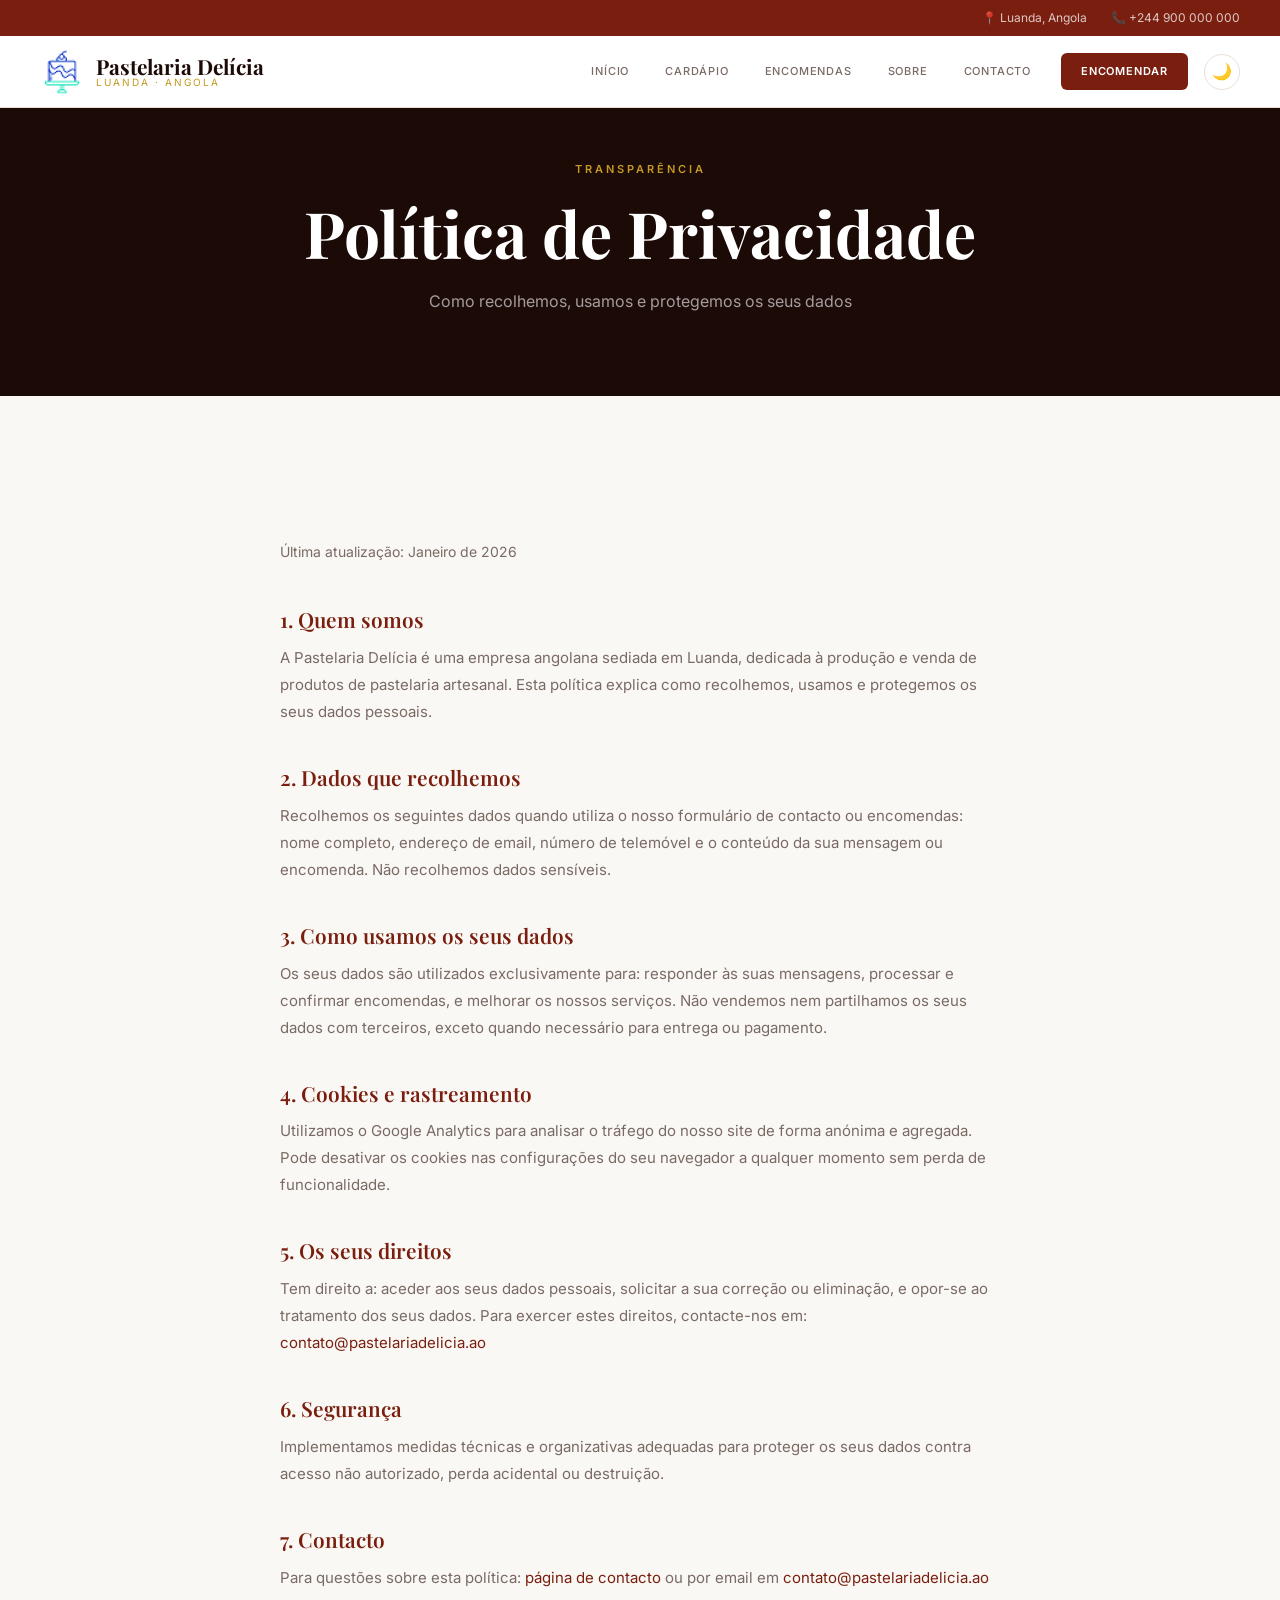
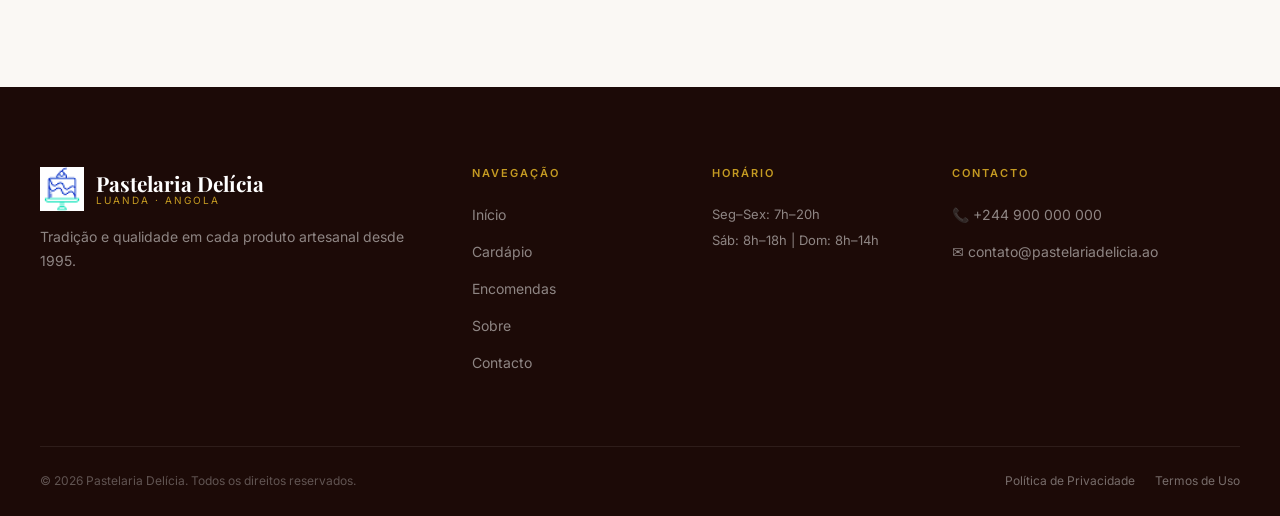
<file: HTML/privacidade.html>
<!DOCTYPE html>
<html lang="pt">
<head>
  <meta charset="UTF-8">
  <meta name="viewport" content="width=device-width, initial-scale=1.0">
  <!-- Google tag (gtag.js) -->
<script async src="https://www.googletagmanager.com/gtag/js?id=G-WQP47EYRE0"></script>
<script>
  window.dataLayer = window.dataLayer || [];
  function gtag(){dataLayer.push(arguments);}
  gtag('js', new Date());

  gtag('config', 'G-WQP47EYRE0');
</script>
  <title>Política de Privacidade — Pastelaria Delícia</title>
  <meta name="description" content="Política de Privacidade da Pastelaria Delícia. Saiba como tratamos os seus dados pessoais.">
  <link rel="stylesheet" href="../CSS/global.css">
</head>
<body>
<header id="site-header">
  <div id="header-top"><span>📍 Luanda, Angola</span><a href="tel:+244935320901">📞 +244 900 000 000</a></div>
  <div id="header-main">
    <a href="../index.html" class="logo-wrap">
      <img src="../icons/bolo2.png" alt="Logo">
      <div class="logo-nome">Pastelaria Delícia <small>Luanda · Angola</small></div>
    </a>
    <button id="hamburger" aria-label="Abrir menu" aria-expanded="false">&#9776;</button>
    <nav id="nav-links">
      <a href="../index.html">Início</a>
      <a href="cardapio.html">Cardápio</a>
      <a href="encomendas.html">Encomendas</a>
      <a href="sobre.html">Sobre</a>
      <a href="contacto.html">Contacto</a>
      <a href="encomendas.html" class="nav-cta">Encomendar</a>
      <button id="dark-toggle" title="Modo escuro">🌙</button>
    </nav>
  </div>
</header>

<div class="hero-interno">
  <span class="eyebrow">Transparência</span>
  <h1>Política de Privacidade</h1>
  <p>Como recolhemos, usamos e protegemos os seus dados</p>
</div>

<div class="pagina-legal">
  <em>Última atualização: Janeiro de 2026</em>

  <h2>1. Quem somos</h2>
  <p>A Pastelaria Delícia é uma empresa angolana sediada em Luanda, dedicada à produção e venda de produtos de pastelaria artesanal. Esta política explica como recolhemos, usamos e protegemos os seus dados pessoais.</p>

  <h2>2. Dados que recolhemos</h2>
  <p>Recolhemos os seguintes dados quando utiliza o nosso formulário de contacto ou encomendas: nome completo, endereço de email, número de telemóvel e o conteúdo da sua mensagem ou encomenda. Não recolhemos dados sensíveis.</p>

  <h2>3. Como usamos os seus dados</h2>
  <p>Os seus dados são utilizados exclusivamente para: responder às suas mensagens, processar e confirmar encomendas, e melhorar os nossos serviços. Não vendemos nem partilhamos os seus dados com terceiros, exceto quando necessário para entrega ou pagamento.</p>

  <h2>4. Cookies e rastreamento</h2>
  <p>Utilizamos o Google Analytics para analisar o tráfego do nosso site de forma anónima e agregada. Pode desativar os cookies nas configurações do seu navegador a qualquer momento sem perda de funcionalidade.</p>

  <h2>5. Os seus direitos</h2>
  <p>Tem direito a: aceder aos seus dados pessoais, solicitar a sua correção ou eliminação, e opor-se ao tratamento dos seus dados. Para exercer estes direitos, contacte-nos em: <a href="mailto:contato@pastelariadelicia.ao" style="color: var(--vinho);">contato@pastelariadelicia.ao</a></p>

  <h2>6. Segurança</h2>
  <p>Implementamos medidas técnicas e organizativas adequadas para proteger os seus dados contra acesso não autorizado, perda acidental ou destruição.</p>

  <h2>7. Contacto</h2>
  <p>Para questões sobre esta política: <a href="contacto.html" style="color: var(--vinho);">página de contacto</a> ou por email em <a href="mailto:contato@pastelariadelicia.ao" style="color: var(--vinho);">contato@pastelariadelicia.ao</a></p>
</div>

<footer>
  <div class="footer-grid">
    <div class="footer-logo-area">
      <div class="logo-wrap" style="pointer-events:none;"><img src="../icons/bolo2.png" alt="Logo" style="height:44px;"><div class="logo-nome">Pastelaria Delícia<small>Luanda · Angola</small></div></div>
      <p>Tradição e qualidade em cada produto artesanal desde 1995.</p>
    </div>
    <div class="footer-col"><h4>Navegação</h4><ul><li><a href="../index.html">Início</a></li><li><a href="cardapio.html">Cardápio</a></li><li><a href="encomendas.html">Encomendas</a></li><li><a href="sobre.html">Sobre</a></li><li><a href="contacto.html">Contacto</a></li></ul></div>
    <div class="footer-col footer-horario"><h4>Horário</h4><p>Seg–Sex: 7h–20h<br>Sáb: 8h–18h | Dom: 8h–14h</p></div>
    <div class="footer-col"><h4>Contacto</h4><ul><li><a href="tel:+244935320901">📞 +244 900 000 000</a></li><li><a href="mailto:contato@pastelariadelicia.ao">✉ contato@pastelariadelicia.ao</a></li></ul></div>
  </div>
  <div class="footer-bottom">
    <span>&copy; 2026 Pastelaria Delícia. Todos os direitos reservados.</span>
    <div class="footer-bottom-links"><a href="privacidade.html">Política de Privacidade</a><a href="termos.html">Termos de Uso</a></div>
  </div>
</footer>
<button id="btn-topo" aria-label="Voltar ao topo">↑</button>
<script src="../JS/main.js"></script>
</body>
</html>
</file>
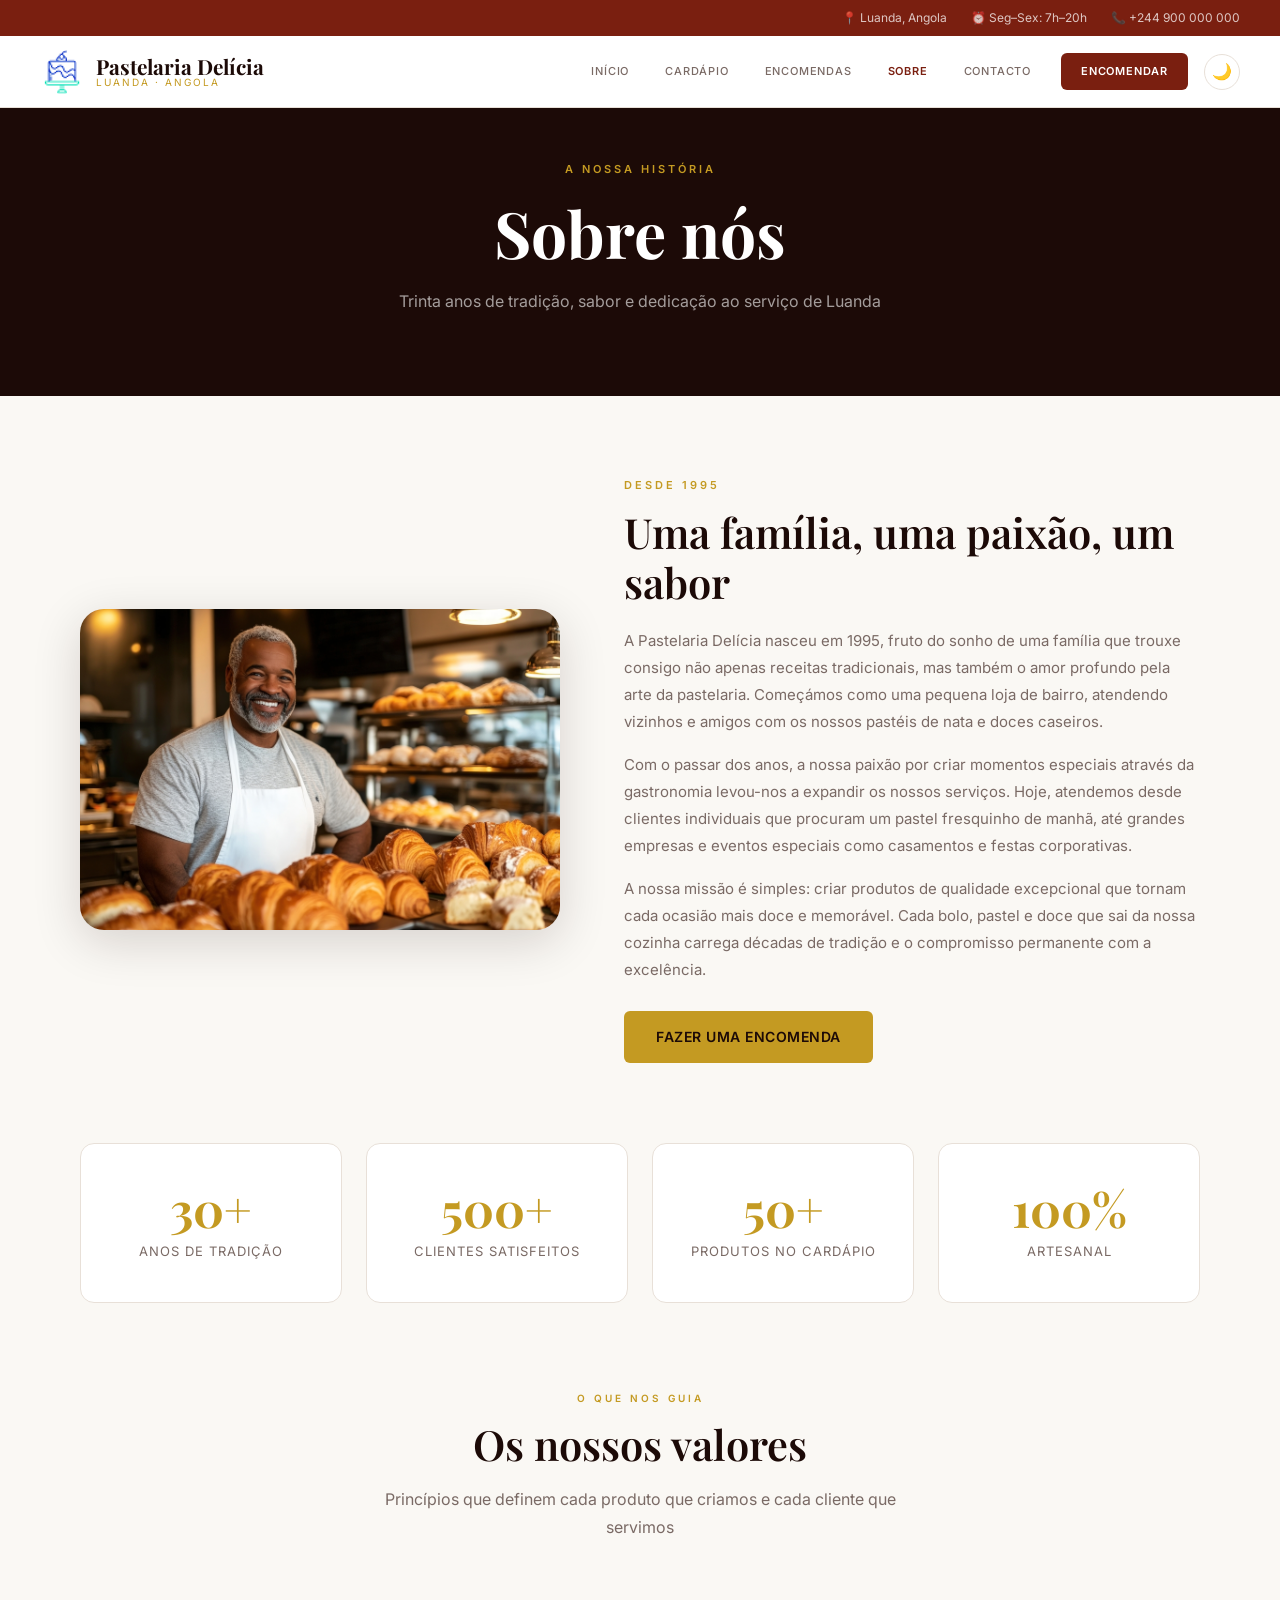
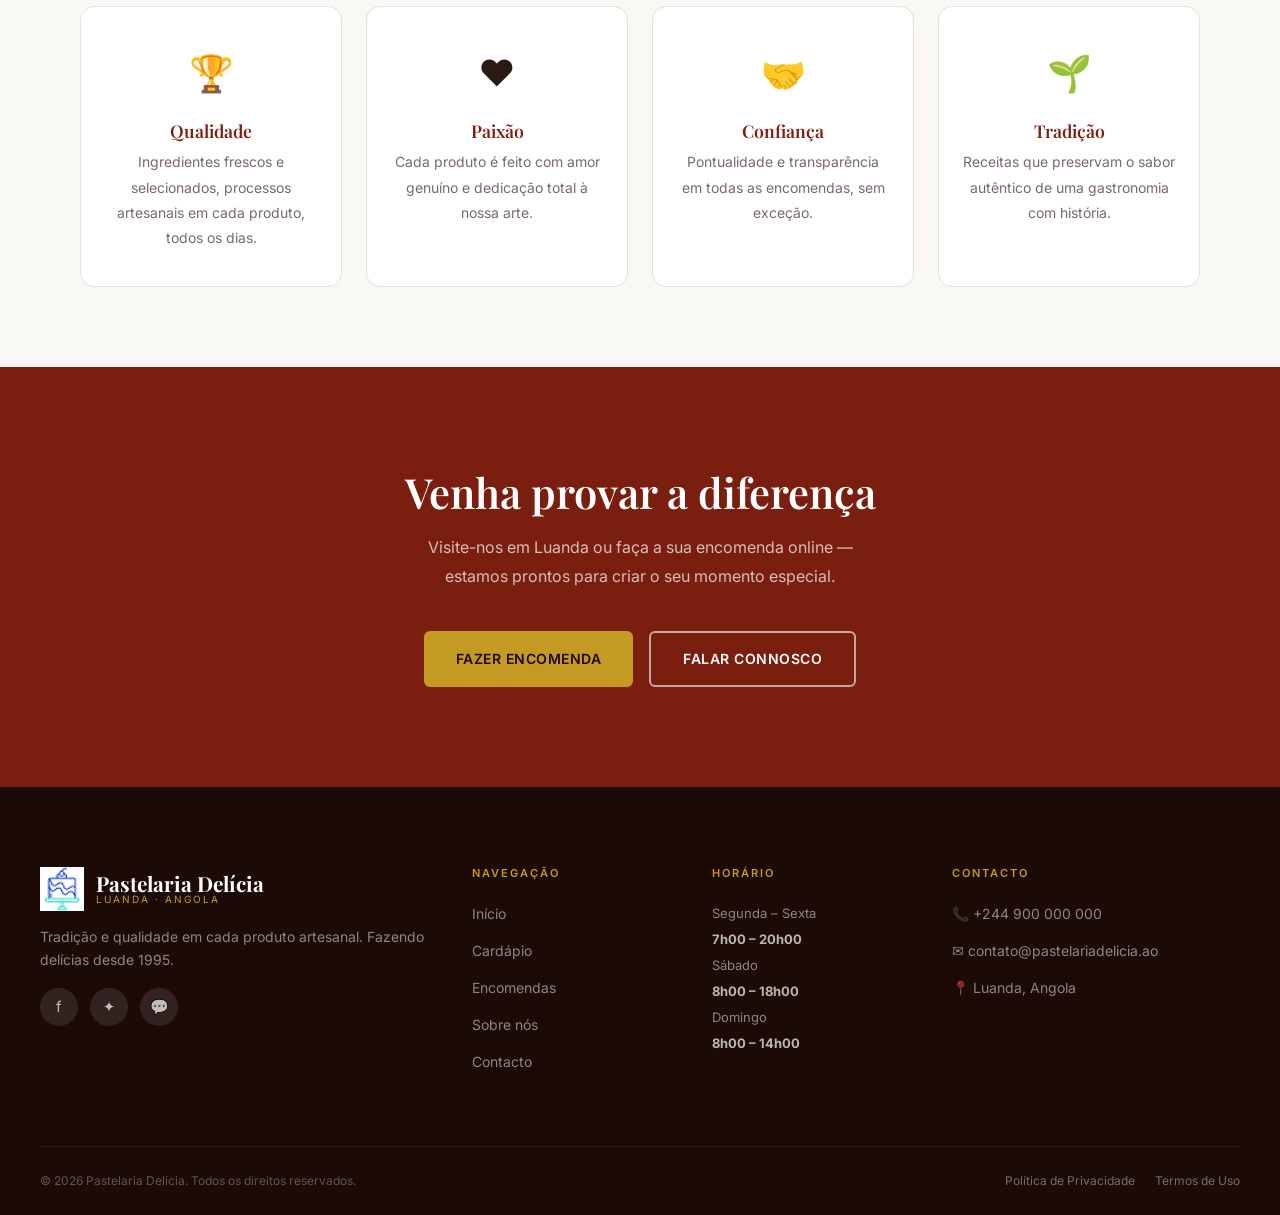
<file: HTML/sobre.html>
<!DOCTYPE html>
<html lang="pt">
<head>
  <meta charset="UTF-8">
  <meta name="viewport" content="width=device-width, initial-scale=1.0">
  <!-- Google tag (gtag.js) -->
<script async src="https://www.googletagmanager.com/gtag/js?id=G-WQP47EYRE0"></script>
<script>
  window.dataLayer = window.dataLayer || [];
  function gtag(){dataLayer.push(arguments);}
  gtag('js', new Date());

  gtag('config', 'G-WQP47EYRE0');
</script>
  <title>Sobre Nós — Pastelaria Delícia</title>
  <meta name="description" content="Conheça a história da Pastelaria Delícia, fundada em 1995 em Luanda. Tradição, qualidade e paixão pela arte da pastelaria angolana.">
  <script async src="https://www.googletagmanager.com/gtag/js?id=G-XXXXXXXXXX"></script>
  <script src="../JS/analytics.js"></script>
  <link rel="stylesheet" href="../CSS/global.css">
  <link rel="stylesheet" href="../CSS/sobre.css">
</head>
<body>

<header id="site-header">
  <div id="header-top">
    <span>📍 Luanda, Angola</span>
    <span>⏰ Seg–Sex: 7h–20h</span>
    <a href="tel:+244935320901">📞 +244 900 000 000</a>
  </div>
  <div id="header-main">
    <a href="../index.html" class="logo-wrap">
      <img src="../icons/bolo2.png" alt="Logo">
      <div class="logo-nome">Pastelaria Delícia <small>Luanda · Angola</small></div>
    </a>
    <button id="hamburger" aria-label="Abrir menu" aria-expanded="false">&#9776;</button>
    <nav id="nav-links">
      <a href="../index.html">Início</a>
      <a href="cardapio.html">Cardápio</a>
      <a href="encomendas.html">Encomendas</a>
      <a href="sobre.html" class="nav-ativo">Sobre</a>
      <a href="contacto.html">Contacto</a>
      <a href="encomendas.html" class="nav-cta">Encomendar</a>
      <button id="dark-toggle" title="Modo escuro">🌙</button>
    </nav>
  </div>
</header>

<!-- HERO INTERNO -->
<div class="hero-interno">
  <span class="eyebrow">A nossa história</span>
  <h1>Sobre nós</h1>
  <p>Trinta anos de tradição, sabor e dedicação ao serviço de Luanda</p>
</div>

<!-- HISTÓRIA -->
<div style="max-width: 1200px; margin: 0 auto; padding: 80px 40px;">
  <div class="sobre-intro">
    <img src="../Midia/senhor_Easy-Resize.com.jpg" alt="Fundador da Pastelaria Delícia">
    <div class="sobre-texto">
      <span class="eyebrow">Desde 1995</span>
      <h2>Uma família, uma paixão, um sabor</h2>
      <p>A Pastelaria Delícia nasceu em 1995, fruto do sonho de uma família que trouxe consigo não apenas receitas tradicionais, mas também o amor profundo pela arte da pastelaria. Começámos como uma pequena loja de bairro, atendendo vizinhos e amigos com os nossos pastéis de nata e doces caseiros.</p>
      <p>Com o passar dos anos, a nossa paixão por criar momentos especiais através da gastronomia levou-nos a expandir os nossos serviços. Hoje, atendemos desde clientes individuais que procuram um pastel fresquinho de manhã, até grandes empresas e eventos especiais como casamentos e festas corporativas.</p>
      <p>A nossa missão é simples: criar produtos de qualidade excepcional que tornam cada ocasião mais doce e memorável. Cada bolo, pastel e doce que sai da nossa cozinha carrega décadas de tradição e o compromisso permanente com a excelência.</p>
      <a href="encomendas.html" class="btn btn-primary" style="margin-top: 12px;">Fazer uma Encomenda</a>
    </div>
  </div>

  <!-- Números -->
  <div style="display: grid; grid-template-columns: repeat(4, 1fr); gap: 24px; margin: 80px 0; text-align: center;">
    <div style="padding: 40px 20px; background: var(--superficie); border-radius: var(--raio); border: 1px solid var(--borda);">
      <div style="font-family: var(--fonte-display); font-size: 3rem; font-weight: 700; color: var(--ouro); line-height: 1;">30+</div>
      <div style="font-size: 13px; color: var(--muted); margin-top: 8px; text-transform: uppercase; letter-spacing: 1px;">Anos de tradição</div>
    </div>
    <div style="padding: 40px 20px; background: var(--superficie); border-radius: var(--raio); border: 1px solid var(--borda);">
      <div style="font-family: var(--fonte-display); font-size: 3rem; font-weight: 700; color: var(--ouro); line-height: 1;">500+</div>
      <div style="font-size: 13px; color: var(--muted); margin-top: 8px; text-transform: uppercase; letter-spacing: 1px;">Clientes satisfeitos</div>
    </div>
    <div style="padding: 40px 20px; background: var(--superficie); border-radius: var(--raio); border: 1px solid var(--borda);">
      <div style="font-family: var(--fonte-display); font-size: 3rem; font-weight: 700; color: var(--ouro); line-height: 1;">50+</div>
      <div style="font-size: 13px; color: var(--muted); margin-top: 8px; text-transform: uppercase; letter-spacing: 1px;">Produtos no cardápio</div>
    </div>
    <div style="padding: 40px 20px; background: var(--superficie); border-radius: var(--raio); border: 1px solid var(--borda);">
      <div style="font-family: var(--fonte-display); font-size: 3rem; font-weight: 700; color: var(--ouro); line-height: 1;">100%</div>
      <div style="font-size: 13px; color: var(--muted); margin-top: 8px; text-transform: uppercase; letter-spacing: 1px;">Artesanal</div>
    </div>
  </div>

  <!-- Valores -->
  <div class="secao-header">
    <span class="eyebrow">O que nos guia</span>
    <h2>Os nossos valores</h2>
    <p>Princípios que definem cada produto que criamos e cada cliente que servimos</p>
  </div>
  <div class="grid-valores">
    <div class="card-valor">
      <div class="card-valor-emoji">🏆</div>
      <h3>Qualidade</h3>
      <p>Ingredientes frescos e selecionados, processos artesanais em cada produto, todos os dias.</p>
    </div>
    <div class="card-valor">
      <div class="card-valor-emoji">❤️</div>
      <h3>Paixão</h3>
      <p>Cada produto é feito com amor genuíno e dedicação total à nossa arte.</p>
    </div>
    <div class="card-valor">
      <div class="card-valor-emoji">🤝</div>
      <h3>Confiança</h3>
      <p>Pontualidade e transparência em todas as encomendas, sem exceção.</p>
    </div>
    <div class="card-valor">
      <div class="card-valor-emoji">🌱</div>
      <h3>Tradição</h3>
      <p>Receitas que preservam o sabor autêntico de uma gastronomia com história.</p>
    </div>
  </div>
</div>

<!-- CTA ESCURO -->
<div class="banner-cta">
  <h2>Venha provar a diferença</h2>
  <p>Visite-nos em Luanda ou faça a sua encomenda online — estamos prontos para criar o seu momento especial.</p>
  <div class="banner-cta-acoes">
    <a href="encomendas.html" class="btn btn-primary">Fazer Encomenda</a>
    <a href="contacto.html" class="btn btn-outline">Falar Connosco</a>
  </div>
</div>

<footer>
  <div class="footer-grid">
    <div class="footer-logo-area">
      <div class="logo-wrap" style="pointer-events:none;">
        <img src="../icons/bolo2.png" alt="Logo" style="height:44px;">
        <div class="logo-nome">Pastelaria Delícia<small>Luanda · Angola</small></div>
      </div>
      <p>Tradição e qualidade em cada produto artesanal. Fazendo delícias desde 1995.</p>
      <div class="redes-sociais">
        <a href="https://web.facebook.com/" target="_blank" rel="noopener" aria-label="Facebook">f</a>
        <a href="https://www.instagram.com/" target="_blank" rel="noopener" aria-label="Instagram">✦</a>
        <a href="https://wa.me/244935320901" target="_blank" rel="noopener" aria-label="WhatsApp">💬</a>
      </div>
    </div>
    <div class="footer-col">
      <h4>Navegação</h4>
      <ul>
        <li><a href="../index.html">Início</a></li>
        <li><a href="cardapio.html">Cardápio</a></li>
        <li><a href="encomendas.html">Encomendas</a></li>
        <li><a href="sobre.html">Sobre nós</a></li>
        <li><a href="contacto.html">Contacto</a></li>
      </ul>
    </div>
    <div class="footer-col footer-horario">
      <h4>Horário</h4>
      <p>Segunda – Sexta<br><strong style="color:rgba(255,255,255,0.7)">7h00 – 20h00</strong></p>
      <p>Sábado<br><strong style="color:rgba(255,255,255,0.7)">8h00 – 18h00</strong></p>
      <p>Domingo<br><strong style="color:rgba(255,255,255,0.7)">8h00 – 14h00</strong></p>
    </div>
    <div class="footer-col">
      <h4>Contacto</h4>
      <ul>
        <li><a href="tel:+244935320901">📞 +244 900 000 000</a></li>
        <li><a href="mailto:contato@pastelariadelicia.ao">✉ contato@pastelariadelicia.ao</a></li>
        <li><a href="contacto.html">📍 Luanda, Angola</a></li>
      </ul>
    </div>
  </div>
  <div class="footer-bottom">
    <span>&copy; 2026 Pastelaria Delícia. Todos os direitos reservados.</span>
    <div class="footer-bottom-links">
      <a href="privacidade.html">Política de Privacidade</a>
      <a href="termos.html">Termos de Uso</a>
    </div>
  </div>
</footer>

<button id="btn-topo" aria-label="Voltar ao topo">↑</button>
<script src="../JS/main.js"></script>
</body>
</html>
</file>
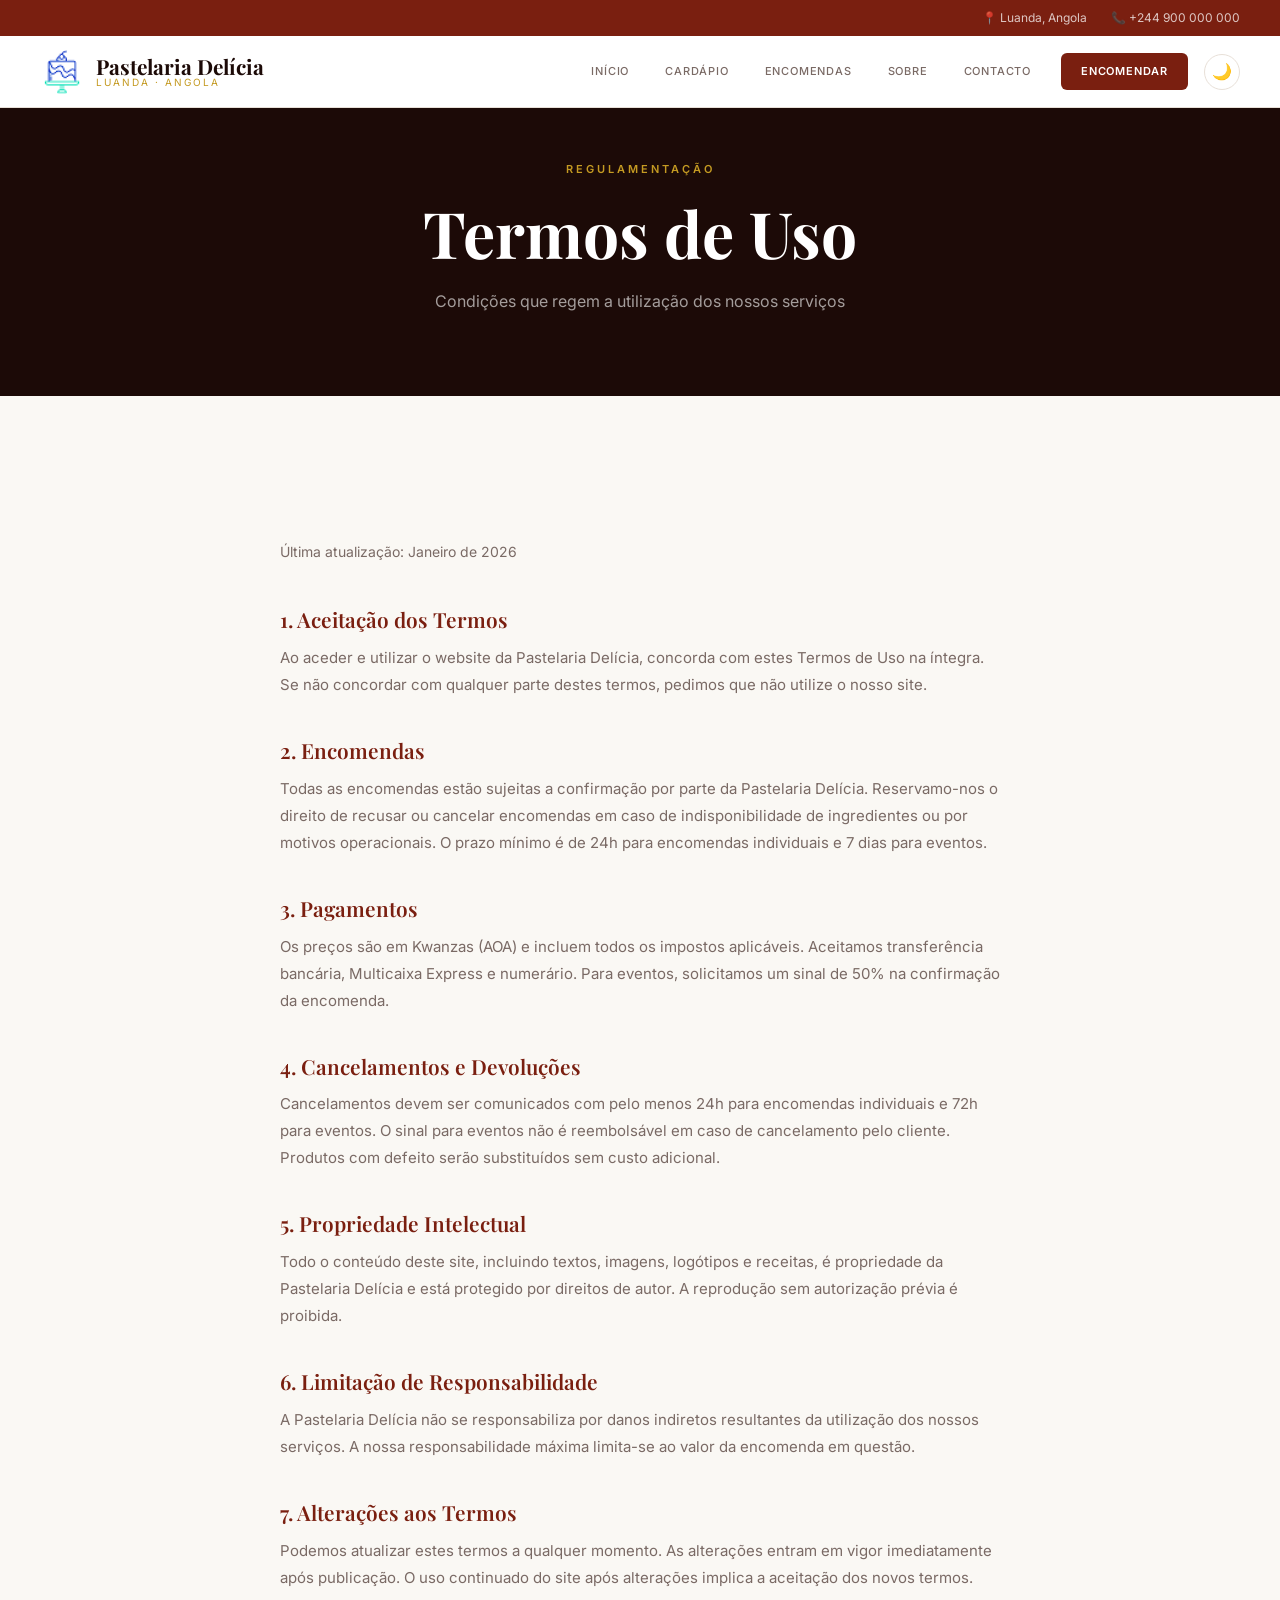
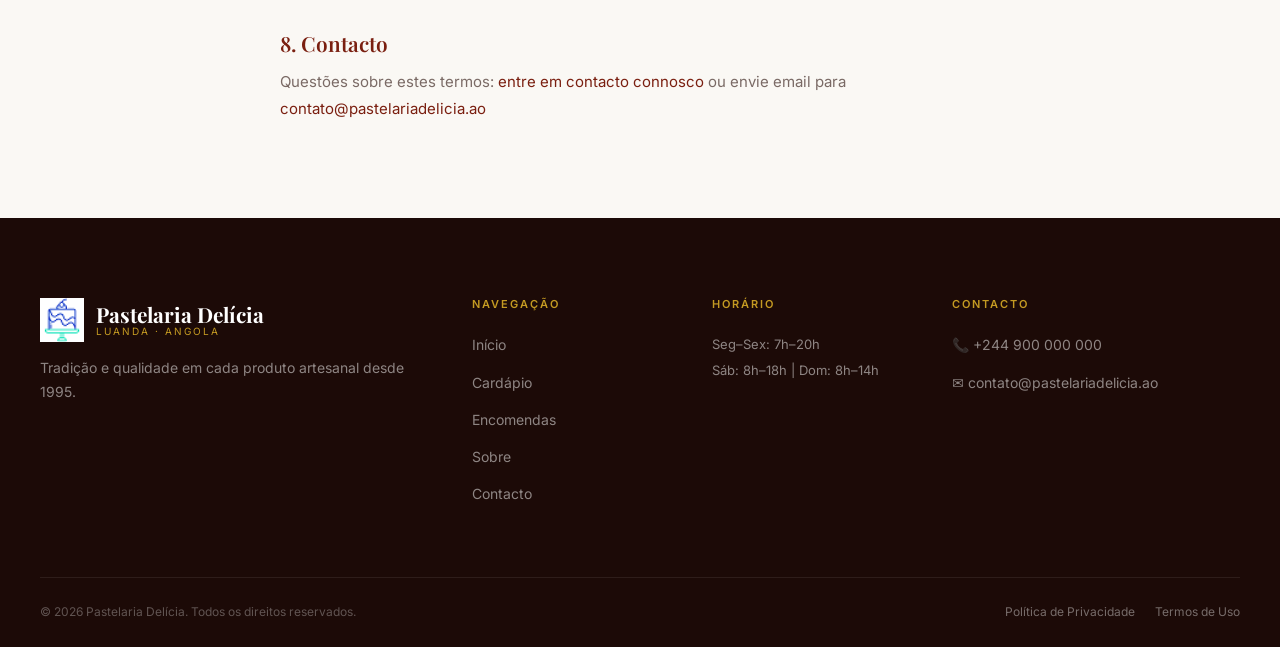
<file: HTML/termos.html>
<!DOCTYPE html>
<html lang="pt">
<head>
  <meta charset="UTF-8">
  <meta name="viewport" content="width=device-width, initial-scale=1.0">
  <!-- Google tag (gtag.js) -->
<script async src="https://www.googletagmanager.com/gtag/js?id=G-WQP47EYRE0"></script>
<script>
  window.dataLayer = window.dataLayer || [];
  function gtag(){dataLayer.push(arguments);}
  gtag('js', new Date());

  gtag('config', 'G-WQP47EYRE0');
</script>
  <title>Termos de Uso — Pastelaria Delícia</title>
  <meta name="description" content="Termos e Condições de Uso da Pastelaria Delícia. Conheça as regras que regem a utilização do nosso site e serviços.">
  <link rel="stylesheet" href="../CSS/global.css">
</head>
<body>
<header id="site-header">
  <div id="header-top"><span>📍 Luanda, Angola</span><a href="tel:+244935320901">📞 +244 900 000 000</a></div>
  <div id="header-main">
    <a href="../index.html" class="logo-wrap">
      <img src="../icons/bolo2.png" alt="Logo">
      <div class="logo-nome">Pastelaria Delícia <small>Luanda · Angola</small></div>
    </a>
    <button id="hamburger" aria-label="Abrir menu" aria-expanded="false">&#9776;</button>
    <nav id="nav-links">
      <a href="../index.html">Início</a>
      <a href="cardapio.html">Cardápio</a>
      <a href="encomendas.html">Encomendas</a>
      <a href="sobre.html">Sobre</a>
      <a href="contacto.html">Contacto</a>
      <a href="encomendas.html" class="nav-cta">Encomendar</a>
      <button id="dark-toggle" title="Modo escuro">🌙</button>
    </nav>
  </div>
</header>

<div class="hero-interno">
  <span class="eyebrow">Regulamentação</span>
  <h1>Termos de Uso</h1>
  <p>Condições que regem a utilização dos nossos serviços</p>
</div>

<div class="pagina-legal">
  <em>Última atualização: Janeiro de 2026</em>

  <h2>1. Aceitação dos Termos</h2>
  <p>Ao aceder e utilizar o website da Pastelaria Delícia, concorda com estes Termos de Uso na íntegra. Se não concordar com qualquer parte destes termos, pedimos que não utilize o nosso site.</p>

  <h2>2. Encomendas</h2>
  <p>Todas as encomendas estão sujeitas a confirmação por parte da Pastelaria Delícia. Reservamo-nos o direito de recusar ou cancelar encomendas em caso de indisponibilidade de ingredientes ou por motivos operacionais. O prazo mínimo é de 24h para encomendas individuais e 7 dias para eventos.</p>

  <h2>3. Pagamentos</h2>
  <p>Os preços são em Kwanzas (AOA) e incluem todos os impostos aplicáveis. Aceitamos transferência bancária, Multicaixa Express e numerário. Para eventos, solicitamos um sinal de 50% na confirmação da encomenda.</p>

  <h2>4. Cancelamentos e Devoluções</h2>
  <p>Cancelamentos devem ser comunicados com pelo menos 24h para encomendas individuais e 72h para eventos. O sinal para eventos não é reembolsável em caso de cancelamento pelo cliente. Produtos com defeito serão substituídos sem custo adicional.</p>

  <h2>5. Propriedade Intelectual</h2>
  <p>Todo o conteúdo deste site, incluindo textos, imagens, logótipos e receitas, é propriedade da Pastelaria Delícia e está protegido por direitos de autor. A reprodução sem autorização prévia é proibida.</p>

  <h2>6. Limitação de Responsabilidade</h2>
  <p>A Pastelaria Delícia não se responsabiliza por danos indiretos resultantes da utilização dos nossos serviços. A nossa responsabilidade máxima limita-se ao valor da encomenda em questão.</p>

  <h2>7. Alterações aos Termos</h2>
  <p>Podemos atualizar estes termos a qualquer momento. As alterações entram em vigor imediatamente após publicação. O uso continuado do site após alterações implica a aceitação dos novos termos.</p>

  <h2>8. Contacto</h2>
  <p>Questões sobre estes termos: <a href="contacto.html" style="color: var(--vinho);">entre em contacto connosco</a> ou envie email para <a href="mailto:contato@pastelariadelicia.ao" style="color: var(--vinho);">contato@pastelariadelicia.ao</a></p>
</div>

<footer>
  <div class="footer-grid">
    <div class="footer-logo-area">
      <div class="logo-wrap" style="pointer-events:none;"><img src="../icons/bolo2.png" alt="Logo" style="height:44px;"><div class="logo-nome">Pastelaria Delícia<small>Luanda · Angola</small></div></div>
      <p>Tradição e qualidade em cada produto artesanal desde 1995.</p>
    </div>
    <div class="footer-col"><h4>Navegação</h4><ul><li><a href="../index.html">Início</a></li><li><a href="cardapio.html">Cardápio</a></li><li><a href="encomendas.html">Encomendas</a></li><li><a href="sobre.html">Sobre</a></li><li><a href="contacto.html">Contacto</a></li></ul></div>
    <div class="footer-col footer-horario"><h4>Horário</h4><p>Seg–Sex: 7h–20h<br>Sáb: 8h–18h | Dom: 8h–14h</p></div>
    <div class="footer-col"><h4>Contacto</h4><ul><li><a href="tel:+244935320901">📞 +244 900 000 000</a></li><li><a href="mailto:contato@pastelariadelicia.ao">✉ contato@pastelariadelicia.ao</a></li></ul></div>
  </div>
  <div class="footer-bottom">
    <span>&copy; 2026 Pastelaria Delícia. Todos os direitos reservados.</span>
    <div class="footer-bottom-links"><a href="privacidade.html">Política de Privacidade</a><a href="termos.html">Termos de Uso</a></div>
  </div>
</footer>
<button id="btn-topo" aria-label="Voltar ao topo">↑</button>
<script src="../JS/main.js"></script>
</body>
</html>
</file>
<file: CSS/global.css>
/* ================================================================
   PASTELARIA DELÍCIA — Design System Completo
   Tipografia: Playfair Display + Inter
   Paleta: Espresso · Dourado · Borgonha · Marfim
   ================================================================ */

@import url('https://fonts.googleapis.com/css2?family=Playfair+Display:ital,wght@0,400;0,600;0,700;1,400;1,600&family=Inter:wght@300;400;500;600&display=swap');

/* ---- VARIÁVEIS ---- */
:root {
  --espresso:  #1C0A07;
  --vinho:     #7A1F10;
  --ouro:      #C49A22;
  --ouro-claro:#E8C87A;
  --borgonha:  #5C1810;
  --marfim:    #FAF8F4;
  --superficie:#FFFFFF;
  --texto:     #2A1A14;
  --muted:     #7A6A65;
  --borda:     #E8E0D8;

  --fonte-display: 'Playfair Display', Georgia, serif;
  --fonte-body:    'Inter', system-ui, sans-serif;

  --raio-sm: 6px;
  --raio:    14px;
  --raio-lg: 24px;
  --sombra:  0 4px 24px rgba(28,10,7,0.10);
  --sombra-lg: 0 12px 48px rgba(28,10,7,0.16);
  --trans:   0.3s cubic-bezier(0.4,0,0.2,1);
}

/* ---- RESET ---- */
*, *::before, *::after { box-sizing: border-box; margin: 0; padding: 0; }
html { scroll-behavior: smooth; }
img { max-width: 100%; display: block; }

body {
  font-family: var(--fonte-body);
  background: var(--marfim);
  color: var(--texto);
  line-height: 1.7;
  font-size: 16px;
  -webkit-font-smoothing: antialiased;
}

/* ---- TIPOGRAFIA ---- */
h1, h2, h3, h4 {
  font-family: var(--fonte-display);
  line-height: 1.2;
  color: var(--espresso);
}
h1 { font-size: clamp(2.4rem, 5vw, 4rem); font-weight: 700; }
h2 { font-size: clamp(1.8rem, 3.5vw, 2.6rem); font-weight: 600; }
h3 { font-size: 1.25rem; font-weight: 600; }
p  { color: var(--muted); line-height: 1.8; }

a { color: inherit; text-decoration: none; }

/* ---- DIVISOR ASSINATURA ---- */
.divisor {
  display: flex;
  align-items: center;
  gap: 16px;
  margin: 60px auto;
  max-width: 240px;
}
.divisor::before, .divisor::after {
  content: '';
  flex: 1;
  height: 1px;
  background: var(--ouro);
  opacity: 0.5;
}
.divisor span {
  color: var(--ouro);
  font-size: 10px;
  letter-spacing: 3px;
  text-transform: uppercase;
  font-family: var(--fonte-body);
  font-weight: 500;
  white-space: nowrap;
}

/* ---- BOTÕES ---- */
.btn {
  display: inline-flex;
  align-items: center;
  gap: 8px;
  padding: 14px 32px;
  border-radius: var(--raio-sm);
  font-family: var(--fonte-body);
  font-size: 14px;
  font-weight: 600;
  letter-spacing: 0.5px;
  cursor: pointer;
  border: none;
  transition: var(--trans);
  text-transform: uppercase;
}
.btn-primary {
  background: var(--ouro);
  color: var(--espresso);
}
.btn-primary:hover {
  background: var(--ouro-claro);
  transform: translateY(-2px);
  box-shadow: 0 8px 24px rgba(196,154,34,0.35);
}
.btn-outline {
  background: transparent;
  color: white;
  border: 2px solid rgba(255,255,255,0.6);
}
.btn-outline:hover {
  background: white;
  color: var(--espresso);
}
.btn-dark {
  background: var(--espresso);
  color: white;
}
.btn-dark:hover {
  background: var(--vinho);
  transform: translateY(-2px);
}

/* ================================================================
   HEADER / NAVEGAÇÃO
   ================================================================ */
#site-header {
  position: fixed;
  top: 0; left: 0; right: 0;
  z-index: 1000;
  transition: var(--trans);
}

/* Topo vermelho escuro */
#header-top {
  background: var(--vinho);
  height: 36px;
  display: flex;
  align-items: center;
  justify-content: flex-end;
  padding: 0 40px;
  font-size: 12px;
  color: rgba(255,255,255,0.75);
  gap: 24px;
}
#header-top a { color: rgba(255,255,255,0.75); font-size: 12px; }
#header-top a:hover { color: var(--ouro-claro); }

/* Barra principal */
#header-main {
  background: #FFFFFF;
  backdrop-filter: blur(12px);
  -webkit-backdrop-filter: blur(12px);
  border-bottom: 1px solid var(--borda);
  display: flex;
  align-items: center;
  justify-content: space-between;
  padding: 0 40px;
  height: 72px;
  transition: var(--trans);
}

/* Logo */
.logo-wrap {
  display: flex;
  align-items: center;
  gap: 12px;
  text-decoration: none;
}
.logo-wrap img { height: 44px; width: 44px; object-fit: contain; }
.logo-nome {
  font-family: var(--fonte-display);
  font-size: 1.3rem;
  font-weight: 700;
  color: var(--espresso);
  line-height: 1.1;
}
.logo-nome small {
  display: block;
  font-family: var(--fonte-body);
  font-size: 10px;
  font-weight: 400;
  color: var(--ouro);
  letter-spacing: 2px;
  text-transform: uppercase;
}

/* Links de navegação */
#nav-links {
  display: flex;
  align-items: center;
  gap: 8px;
}
#nav-links a {
  font-size: 13px;
  font-weight: 500;
  color: var(--muted);
  padding: 8px 14px;
  border-radius: var(--raio-sm);
  letter-spacing: 0.3px;
  transition: var(--trans);
  position: static !important;
  left: auto !important;
  text-transform: uppercase;
  font-size: 11px;
  letter-spacing: 0.8px;
}
#nav-links a:hover { color: var(--vinho); }
#nav-links a.nav-ativo { color: var(--vinho); font-weight: 600; }

/* Botão CTA no nav */
.nav-cta {
  background: var(--vinho) !important;
  color: white !important;
  border-radius: var(--raio-sm) !important;
  padding: 9px 20px !important;
  font-size: 11px !important;
  font-weight: 600 !important;
  margin-left: 8px;
}
.nav-cta:hover {
  background: var(--ouro) !important;
  color: var(--espresso) !important;
}

/* Dark toggle */
#dark-toggle {
  background: none;
  border: 1.5px solid var(--borda);
  border-radius: 50%;
  width: 36px; height: 36px;
  font-size: 16px;
  cursor: pointer;
  display: flex; align-items: center; justify-content: center;
  transition: var(--trans);
  margin-left: 8px;
  flex-shrink: 0;
}
#dark-toggle:hover { border-color: var(--ouro); background: rgba(196,154,34,0.1); }

/* Hamburger */
#hamburger {
  display: none;
  background: none;
  border: none;
  font-size: 24px;
  cursor: pointer;
  color: var(--espresso);
  padding: 4px;
}

/* ================================================================
   HERO SECTION
   ================================================================ */
.hero {
  min-height: 100vh;
  background: var(--espresso);
  display: flex;
  align-items: center;
  position: relative;
  overflow: hidden;
  padding: 0 40px;
}
.hero::before {
  content: '';
  position: absolute;
  inset: 0;
  background: url('../Midia/boloArco.jpg') center/cover no-repeat;
  opacity: 0.18;
}
.hero-conteudo {
  position: relative;
  z-index: 2;
  max-width: 720px;
  padding-top: 108px;
}
.hero-eyebrow {
  display: inline-flex;
  align-items: center;
  gap: 10px;
  color: var(--ouro);
  font-size: 11px;
  font-weight: 600;
  letter-spacing: 3px;
  text-transform: uppercase;
  margin-bottom: 24px;
}
.hero-eyebrow::before {
  content: '';
  width: 32px; height: 1px;
  background: var(--ouro);
}
.hero h1 {
  color: white;
  font-size: clamp(2.8rem, 6vw, 5rem);
  line-height: 1.08;
  margin-bottom: 24px;
}
.hero h1 em {
  font-style: italic;
  color: var(--ouro-claro);
}
.hero-desc {
  color: rgba(255,255,255,0.65) !important;
  font-size: 1.1rem;
  max-width: 480px;
  margin-bottom: 40px;
}
.hero-acoes {
  display: flex;
  gap: 16px;
  flex-wrap: wrap;
}
/* Scroll indicator */
.hero-scroll {
  position: absolute;
  bottom: 40px;
  left: 50%;
  transform: translateX(-50%);
  display: flex;
  flex-direction: column;
  align-items: center;
  gap: 8px;
  color: rgba(255,255,255,0.4);
  font-size: 10px;
  letter-spacing: 2px;
  text-transform: uppercase;
  animation: bounce 2s infinite;
}
.hero-scroll::after {
  content: '↓';
  font-size: 20px;
}
@keyframes bounce {
  0%,100% { transform: translateX(-50%) translateY(0); }
  50%      { transform: translateX(-50%) translateY(8px); }
}

/* ================================================================
   SECÇÕES GENÉRICAS
   ================================================================ */
.secao {
  padding: 100px 40px;
  max-width: 1200px;
  margin: 0 auto;
}
.secao-full { padding: 100px 0; }
.secao-escura {
  background: var(--espresso);
  color: white;
}
.secao-escura h2, .secao-escura h3 { color: white; }
.secao-escura p { color: rgba(255,255,255,0.6); }

.secao-header {
  text-align: center;
  margin-bottom: 64px;
}
.secao-header .eyebrow {
  display: inline-block;
  color: var(--ouro);
  font-size: 10px;
  font-weight: 600;
  letter-spacing: 3px;
  text-transform: uppercase;
  margin-bottom: 12px;
}
.secao-header h2 { margin-bottom: 16px; }
.secao-header p   { max-width: 520px; margin: 0 auto; }

/* ================================================================
   CARROSSEL
   ================================================================ */
#carrossel {
  position: relative;
  overflow: hidden;
  height: 600px;
}
.slide { display: none; width: 100%; height: 100%; position: absolute; inset: 0; }
.slide-ativo { display: block; animation: fadeSlide 0.7s ease; }
@keyframes fadeSlide { from { opacity:0; transform:scale(1.03); } to { opacity:1; transform:scale(1); } }
.slide img { width: 100%; height: 100%; object-fit: cover; }
.slide-overlay {
  position: absolute;
  bottom: 0; left: 0; right: 0;
  background: linear-gradient(to top, rgba(28,10,7,0.85) 0%, transparent 100%);
  padding: 60px 60px 40px;
  color: white;
}
.slide-overlay h2 {
  color: white;
  font-size: 2.2rem;
  margin-bottom: 8px;
}
.slide-overlay p { color: rgba(255,255,255,0.75) !important; margin-bottom: 20px; }
.slide-controles {
  position: absolute;
  top: 50%; transform: translateY(-50%);
  width: 100%;
  display: flex;
  justify-content: space-between;
  padding: 0 24px;
  pointer-events: none;
}
.slide-controles button {
  pointer-events: all;
  width: 48px; height: 48px;
  background: rgba(255,255,255,0.15);
  backdrop-filter: blur(8px);
  border: 1px solid rgba(255,255,255,0.25);
  border-radius: 50%;
  color: white;
  font-size: 20px;
  cursor: pointer;
  transition: var(--trans);
  display: flex; align-items: center; justify-content: center;
}
.slide-controles button:hover { background: var(--ouro); border-color: var(--ouro); color: var(--espresso); }
.pontos {
  position: absolute;
  bottom: 24px; right: 60px;
  display: flex; gap: 8px; z-index: 2;
}
.ponto {
  width: 8px; height: 8px;
  border-radius: 50%;
  background: rgba(255,255,255,0.35);
  cursor: pointer; transition: var(--trans);
}
.ponto-ativo { background: var(--ouro); width: 24px; border-radius: 4px; }

/* ================================================================
   CARDS DE SERVIÇOS
   ================================================================ */
.grid-3 {
  display: grid;
  grid-template-columns: repeat(3, 1fr);
  gap: 28px;
}
.card-servico {
  background: var(--superficie);
  border-radius: var(--raio);
  padding: 40px 32px;
  border: 1px solid var(--borda);
  transition: var(--trans);
  position: relative;
  overflow: hidden;
}
.card-servico::before {
  content: '';
  position: absolute;
  top: 0; left: 0;
  width: 4px; height: 0;
  background: var(--ouro);
  transition: var(--trans);
}
.card-servico:hover::before { height: 100%; }
.card-servico:hover {
  transform: translateY(-6px);
  box-shadow: var(--sombra-lg);
  border-color: transparent;
}
.card-servico-icone {
  width: 56px; height: 56px;
  background: rgba(196,154,34,0.1);
  border-radius: var(--raio-sm);
  display: flex; align-items: center; justify-content: center;
  margin-bottom: 20px;
}
.card-servico-icone img { width: 28px; height: 28px; object-fit: contain; }
.card-servico h3 { color: var(--espresso); margin-bottom: 10px; }
.card-servico p  { font-size: 14px; }

/* ================================================================
   GRID DE PRODUTOS
   ================================================================ */
.grid-produtos {
  display: grid;
  grid-template-columns: repeat(3, 1fr);
  gap: 24px;
}
.card-produto {
  border-radius: var(--raio);
  overflow: hidden;
  background: var(--superficie);
  box-shadow: var(--sombra);
  transition: var(--trans);
  cursor: pointer;
}
.card-produto:hover { transform: translateY(-8px); box-shadow: var(--sombra-lg); }
.card-produto-img {
  aspect-ratio: 4/3;
  overflow: hidden;
}
.card-produto-img img {
  width: 100%; height: 100%;
  object-fit: cover;
  transition: transform 0.5s ease;
}
.card-produto:hover .card-produto-img img { transform: scale(1.06); }
.card-produto-info {
  padding: 20px;
}
.card-produto-info h3 { font-size: 1.05rem; margin-bottom: 6px; color: var(--espresso); }
.card-produto-info p  { font-size: 13px; margin-bottom: 14px; }
.card-produto-preco   { color: var(--ouro) !important; font-weight: 600; font-size: 15px; }

/* ================================================================
   TESTEMUNHOS
   ================================================================ */
.grid-testemunhos {
  display: grid;
  grid-template-columns: repeat(3, 1fr);
  gap: 24px;
}
.card-testemunho {
  background: rgba(255,255,255,0.05);
  border: 1px solid rgba(255,255,255,0.1);
  border-radius: var(--raio);
  padding: 32px;
  position: relative;
}
.card-testemunho::before {
  content: '"';
  font-family: var(--fonte-display);
  font-size: 80px;
  color: var(--ouro);
  opacity: 0.4;
  position: absolute;
  top: -8px; left: 24px;
  line-height: 1;
}
.card-testemunho p {
  color: rgba(255,255,255,0.8) !important;
  font-style: italic;
  font-size: 15px;
  line-height: 1.7;
  margin-bottom: 20px;
  padding-top: 32px;
}
.card-testemunho-autor {
  display: flex; align-items: center; gap: 12px;
}
.card-testemunho-avatar {
  width: 40px; height: 40px;
  background: var(--ouro);
  border-radius: 50%;
  display: flex; align-items: center; justify-content: center;
  font-family: var(--fonte-display);
  font-weight: 700;
  color: var(--espresso);
  font-size: 16px;
  flex-shrink: 0;
}
.card-testemunho-nome { color: white !important; font-weight: 600; font-size: 14px; }
.card-testemunho-stars { color: var(--ouro); font-size: 13px; }

/* ================================================================
   BANNER CTA
   ================================================================ */
.banner-cta {
  background: var(--vinho);
  padding: 100px 40px;
  text-align: center;
}
.banner-cta h2 { color: white; margin-bottom: 16px; }
.banner-cta p  { color: rgba(255,255,255,0.7) !important; margin-bottom: 40px; max-width: 480px; margin-left: auto; margin-right: auto; }
.banner-cta-acoes { display: flex; gap: 16px; justify-content: center; flex-wrap: wrap; }

/* ================================================================
   CARDÁPIO
   ================================================================ */
.filtros {
  display: flex; gap: 10px; flex-wrap: wrap;
  justify-content: center;
  margin-bottom: 48px;
}
.filtro-btn {
  padding: 8px 20px;
  border-radius: 40px;
  font-size: 13px;
  font-weight: 500;
  border: 1.5px solid var(--borda);
  background: transparent;
  color: var(--muted);
  cursor: pointer;
  transition: var(--trans);
  font-family: var(--fonte-body);
}
.filtro-btn:hover, .filtro-btn.ativo {
  background: var(--vinho);
  border-color: var(--vinho);
  color: white;
}
.grid-cardapio {
  display: grid;
  grid-template-columns: repeat(auto-fill, minmax(280px, 1fr));
  gap: 28px;
}
.card-cardapio {
  background: var(--superficie);
  border-radius: var(--raio);
  overflow: hidden;
  box-shadow: var(--sombra);
  transition: var(--trans);
}
.card-cardapio:hover { transform: translateY(-6px); box-shadow: var(--sombra-lg); }
.card-cardapio img {
  width: 100%; aspect-ratio: 4/3;
  object-fit: cover;
  transition: transform 0.4s ease;
}
.card-cardapio:hover img { transform: scale(1.05); }
.card-cardapio-info { padding: 20px; }
.card-cardapio-info h3 { color: var(--espresso); margin-bottom: 6px; }
.card-cardapio-info p  { font-size: 13px; margin-bottom: 12px; }
.card-cardapio-footer {
  display: flex; align-items: center; justify-content: space-between;
  padding: 0 20px 20px;
}
.preco { color: var(--ouro) !important; font-weight: 700; font-size: 16px; }

/* ================================================================
   FORMULÁRIO
   ================================================================ */
.form-grupo { margin-bottom: 20px; }
.form-grupo label {
  display: block;
  font-size: 12px;
  font-weight: 600;
  letter-spacing: 0.8px;
  text-transform: uppercase;
  color: var(--espresso);
  margin-bottom: 8px;
}
.form-grupo input,
.form-grupo textarea,
.form-grupo select {
  width: 100%;
  padding: 14px 16px;
  border: 1.5px solid var(--borda);
  border-radius: var(--raio-sm);
  font-family: var(--fonte-body);
  font-size: 15px;
  color: var(--texto);
  background: var(--superficie);
  transition: var(--trans);
}
.form-grupo input:focus,
.form-grupo textarea:focus {
  outline: none;
  border-color: var(--ouro);
  box-shadow: 0 0 0 3px rgba(196,154,34,0.12);
}
.form-grupo textarea { resize: vertical; min-height: 120px; }
.input-erro { border-color: #C62828 !important; }
.msg-erro {
  display: none;
  color: #C62828;
  font-size: 12px;
  margin-top: 6px;
  font-weight: 500;
}
#form-sucesso {
  display: none;
  background: #E8F5E9;
  color: #2E7D32;
  border: 1px solid #A5D6A7;
  border-radius: var(--raio-sm);
  padding: 16px;
  text-align: center;
  margin-top: 16px;
  font-weight: 600;
}

/* ================================================================
   MAPA E CONTACTO
   ================================================================ */
#mapa-google {
  width: 100%; height: 360px;
  border-radius: var(--raio);
  overflow: hidden;
  border: 2px solid var(--borda);
  margin-top: 32px;
}
.info-contacto { display: flex; flex-direction: column; gap: 16px; }
.info-item {
  display: flex; gap: 16px;
  align-items: flex-start;
}
.info-item-icone {
  width: 44px; height: 44px;
  background: rgba(196,154,34,0.1);
  border-radius: var(--raio-sm);
  display: flex; align-items: center; justify-content: center;
  font-size: 18px;
  flex-shrink: 0;
}
.info-item-texto strong { display: block; color: var(--espresso); font-size: 13px; font-weight: 600; margin-bottom: 2px; }
.info-item-texto span   { color: var(--muted); font-size: 14px; }

/* FAQ */
details {
  border: 1px solid var(--borda);
  border-radius: var(--raio-sm);
  margin-bottom: 12px;
  overflow: hidden;
}
details summary {
  padding: 18px 20px;
  cursor: pointer;
  font-weight: 600;
  font-size: 15px;
  color: var(--espresso);
  list-style: none;
  display: flex;
  justify-content: space-between;
  align-items: center;
  transition: var(--trans);
}
details summary::after { content: '+'; font-size: 20px; color: var(--ouro); }
details[open] summary::after { content: '−'; }
details summary:hover { background: rgba(196,154,34,0.05); }
details p { padding: 0 20px 20px; font-size: 14px; }

/* ================================================================
   REDES SOCIAIS
   ================================================================ */
.redes-sociais { display: flex; gap: 12px; margin-top: 16px; }
.redes-sociais a {
  width: 38px; height: 38px;
  border-radius: 50%;
  background: rgba(255,255,255,0.1);
  display: flex; align-items: center; justify-content: center;
  color: rgba(255,255,255,0.7) !important;
  font-size: 15px;
  transition: var(--trans);
  padding: 0; margin: 0;
}
.redes-sociais a:hover { background: var(--ouro); color: var(--espresso) !important; transform: translateY(-2px); }

/* ================================================================
   FOOTER
   ================================================================ */
footer {
  background: var(--espresso);
  color: rgba(255,255,255,0.65);
  padding: 80px 40px 0;
}
.footer-grid {
  display: grid;
  grid-template-columns: 2fr 1fr 1fr 1.5fr;
  gap: 48px;
  padding-bottom: 60px;
  border-bottom: 1px solid rgba(255,255,255,0.08);
}
.footer-logo-area .logo-nome { color: white; }
.footer-logo-area .logo-nome small { color: var(--ouro); }
.footer-logo-area p { margin-top: 14px; font-size: 14px; color: rgba(255,255,255,0.5); line-height: 1.7; }
.footer-col h4 {
  font-family: var(--fonte-body);
  font-size: 11px;
  font-weight: 600;
  letter-spacing: 2px;
  text-transform: uppercase;
  color: var(--ouro);
  margin-bottom: 20px;
}
.footer-col ul { list-style: none; }
.footer-col ul li { margin-bottom: 10px; }
.footer-col ul li a {
  color: rgba(255,255,255,0.5);
  font-size: 14px;
  transition: var(--trans);
}
.footer-col ul li a:hover { color: var(--ouro); padding-left: 4px; }
.footer-horario p { font-size: 13px; line-height: 2; color: rgba(255,255,255,0.5); }
.footer-bottom {
  padding: 24px 0;
  display: flex;
  align-items: center;
  justify-content: space-between;
  font-size: 12px;
  color: rgba(255,255,255,0.3);
  flex-wrap: wrap;
  gap: 12px;
}
.footer-bottom a { color: rgba(255,255,255,0.4); transition: var(--trans); }
.footer-bottom a:hover { color: var(--ouro); }
.footer-bottom-links { display: flex; gap: 20px; }

/* ================================================================
   BOTÃO VOLTAR AO TOPO
   ================================================================ */
#btn-topo {
  display: none;
  position: fixed;
  bottom: 32px; right: 32px;
  z-index: 900;
  width: 48px; height: 48px;
  background: var(--vinho);
  color: white;
  border: none;
  border-radius: 50%;
  font-size: 20px;
  cursor: pointer;
  align-items: center;
  justify-content: center;
  box-shadow: var(--sombra-lg);
  transition: var(--trans);
}
#btn-topo:hover { background: var(--ouro); color: var(--espresso); transform: translateY(-4px); }

/* ================================================================
   DARK MODE
   ================================================================ */
body.dark-mode {
  --marfim: #111010;
  --superficie: #1E1A18;
  --texto: #EDE8E3;
  --muted: #9A8F8A;
  --borda: #2E2826;
  --espresso: #FAF8F4;
}
body.dark-mode h1, body.dark-mode h2, body.dark-mode h3, body.dark-mode h4 { color: #FAF8F4; }
body.dark-mode #header-main { background: rgba(20,16,14,0.95); }
body.dark-mode .logo-nome { color: white; }
body.dark-mode footer { background: #0C0908; }
body.dark-mode .card-servico, body.dark-mode .card-produto, body.dark-mode .card-cardapio { background: #1E1A18; border-color: #2E2826; }
body.dark-mode .card-servico h3, body.dark-mode .card-produto-info h3, body.dark-mode .card-cardapio-info h3 { color: #FAF8F4; }
body.dark-mode .form-grupo input, body.dark-mode .form-grupo textarea { background: #1E1A18; border-color: #2E2826; color: #EDE8E3; }
body.dark-mode .form-grupo label { color: #EDE8E3; }
body.dark-mode details { border-color: #2E2826; }
body.dark-mode details summary { color: #EDE8E3; }
body.dark-mode .filtro-btn { color: #9A8F8A; border-color: #2E2826; }

/* ================================================================
   RESPONSIVIDADE
   ================================================================ */
@media (max-width: 1024px) {
  .grid-3, .grid-produtos, .grid-testemunhos { grid-template-columns: repeat(2, 1fr); }
  .footer-grid { grid-template-columns: 1fr 1fr; }
}

@media (max-width: 768px) {
  #hamburger { display: block; }
  #nav-links {
    display: none;
    flex-direction: column;
    align-items: flex-start;
    position: absolute;
    top: 108px; left: 0; right: 0;
    background: var(--superficie);
    border-bottom: 1px solid var(--borda);
    padding: 20px;
    gap: 4px;
    box-shadow: 0 8px 24px rgba(0,0,0,0.1);
    z-index: 999;
  }
  #nav-links.nav-aberto { display: flex; }
  #nav-links a { padding: 12px 16px; width: 100%; border-radius: var(--raio-sm); }
  #nav-links a:hover { background: rgba(196,154,34,0.08); }
  .nav-cta { margin: 8px 0 0 0 !important; text-align: center; }
  #dark-toggle { margin: 8px 0 0; }

  #header-main { padding: 0 20px; }
  #header-top { padding: 0 20px; }

  .secao { padding: 70px 20px; }
  .hero { padding: 0 24px; }
  .hero h1 { font-size: 2.4rem; }
  .hero-acoes { flex-direction: column; }

  .grid-3, .grid-produtos, .grid-testemunhos, .grid-cardapio { grid-template-columns: 1fr; }
  .footer-grid { grid-template-columns: 1fr; gap: 32px; padding-bottom: 40px; }
  footer { padding: 60px 24px 0; }

  #carrossel { height: 360px; }
  .slide-overlay { padding: 30px 24px 24px; }
  .slide-overlay h2 { font-size: 1.5rem; }

  .banner-cta { padding: 70px 24px; }
  .banner-cta-acoes { flex-direction: column; align-items: center; }

  .footer-bottom { flex-direction: column; align-items: center; text-align: center; }
  .footer-bottom-links { flex-direction: column; align-items: center; gap: 8px; }
}

@media (max-width: 480px) {
  h1 { font-size: 2rem; }
  h2 { font-size: 1.6rem; }
  .hero h1 { font-size: 2rem; }
  .btn { padding: 12px 24px; font-size: 13px; }
  #btn-topo { bottom: 20px; right: 16px; width: 42px; height: 42px; }
}

/* ================================================================
   HERO INTERNO (páginas internas)
   ================================================================ */
.hero-interno {
  background: var(--espresso);
  padding: 160px 40px 80px;
  text-align: center;
  position: relative;
  overflow: hidden;
}
.hero-interno::before {
  content: '';
  position: absolute; inset: 0;
  opacity: 0.12;
  background-size: cover; background-position: center;
}
.hero-interno .eyebrow {
  color: var(--ouro);
  font-size: 11px;
  font-weight: 600;
  letter-spacing: 3px;
  text-transform: uppercase;
  margin-bottom: 16px;
  display: block;
}
.hero-interno h1 { color: white; margin-bottom: 16px; }
.hero-interno p   { color: rgba(255,255,255,0.6) !important; max-width: 520px; margin: 0 auto; }

/* PAGE WRAPPER */
.pagina {
  padding-top: 108px;
}

/* SOBRE */
.sobre-intro {
  display: grid;
  grid-template-columns: 1fr 1.2fr;
  gap: 64px;
  align-items: center;
}
.sobre-intro img {
  width: 100%; border-radius: var(--raio-lg);
  box-shadow: var(--sombra-lg);
}
.sobre-texto .eyebrow {
  color: var(--ouro); font-size: 11px; font-weight: 600; letter-spacing: 3px;
  text-transform: uppercase; display: block; margin-bottom: 12px;
}
.sobre-texto h2 { margin-bottom: 20px; }
.sobre-texto p  { margin-bottom: 16px; font-size: 15px; }
@media (max-width: 768px) { .sobre-intro { grid-template-columns: 1fr; } }

.grid-valores {
  display: grid;
  grid-template-columns: repeat(auto-fill, minmax(220px, 1fr));
  gap: 24px;
  margin-top: 48px;
}
.card-valor {
  text-align: center;
  padding: 36px 24px;
  background: var(--superficie);
  border-radius: var(--raio);
  border: 1px solid var(--borda);
  transition: var(--trans);
}
.card-valor:hover { box-shadow: var(--sombra); transform: translateY(-4px); }
.card-valor-emoji { font-size: 36px; margin-bottom: 16px; }
.card-valor h3 { color: var(--vinho); margin-bottom: 8px; font-size: 1.1rem; }
.card-valor p  { font-size: 14px; }

/* Política / Termos */
.pagina-legal {
  max-width: 800px;
  margin: 0 auto;
  padding: 140px 40px 80px;
  line-height: 1.9;
}
.pagina-legal h1 { margin-bottom: 8px; }
.pagina-legal em { color: var(--muted); font-style: normal; font-size: 14px; }
.pagina-legal h2 { font-size: 1.3rem; margin: 40px 0 12px; color: var(--vinho); }
.pagina-legal p  { font-size: 15px; margin-bottom: 16px; }

/* Botão "Enviar Mensagem" (página Contacto) com a cor laranja do protótipo (PDF) */
#form-contacto button[type="submit"] {
  background: #E17100;
  color: #FFFFFF;
}
#form-contacto button[type="submit"]:hover {
  background: #C25F00;
}
</file>
<file: CSS/encomendas.css>
/* Estilos específicos da página Encomendas */
@media (max-width: 768px) {
  #form-contacto > div[style*="grid-template-columns"] { display: block; }
  div[style*="grid-template-columns: 1.2fr"] { display: block !important; }
  div[style*="grid-template-columns: 1.2fr"] > div:first-child { margin-bottom: 40px; }
}
</file>
<file: CSS/sobre.css>
/* Estilos específicos da página Sobre */
@media (max-width: 768px) {
  div[style*="grid-template-columns: repeat(4"] { grid-template-columns: repeat(2, 1fr) !important; }
}
@media (max-width: 480px) {
  div[style*="grid-template-columns: repeat(4"] { grid-template-columns: 1fr 1fr !important; }
}
</file>
